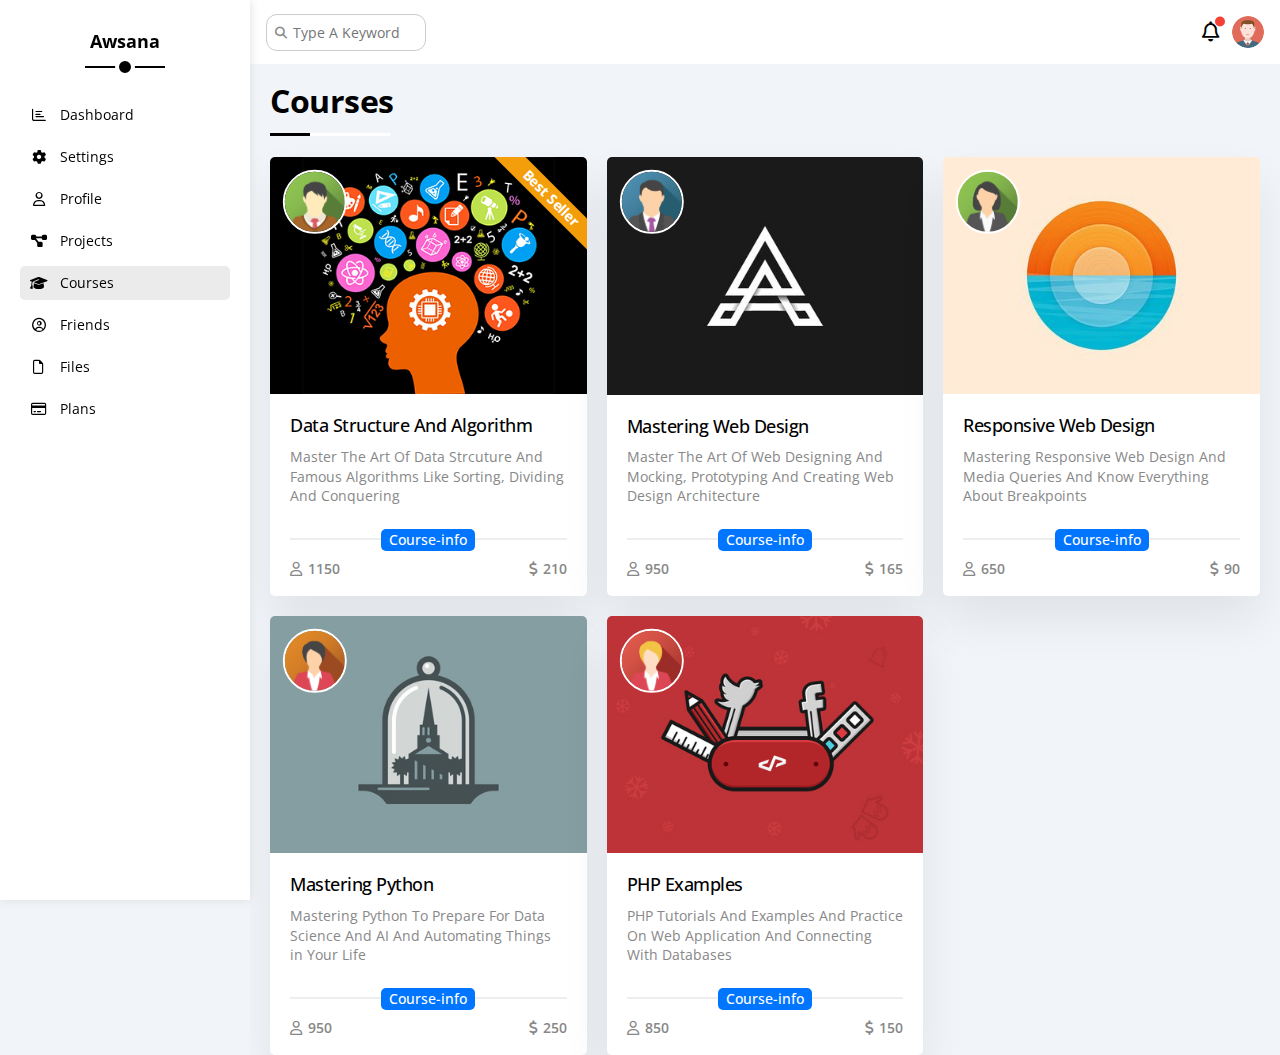
<file: course.html>
<!DOCTYPE html>
<html lang="en">
  <head>
    <meta charset="UTF-8" />
    <meta http-equiv="X-UA-Compatible" content="IE=edge" />
    <meta name="viewport" content="width=device-width, initial-scale=1.0" />
    <meta name="description" content="dashboard best course for Developers" />
    <link rel="preconnect" href="https://fonts.googleapis.com" />
    <link rel="preconnect" href="https://fonts.gstatic.com" crossorigin />
    <link
      href="https://fonts.googleapis.com/css2?family=Open+Sans:ital,wdth,wght@0,75..100,300..800;1,75..100,300..800&display=swap"
      rel="stylesheet"
    />
    <link rel="stylesheet" href="css/all.min.css" />
    <link rel="stylesheet" href="css/general.css" />
    <link rel="stylesheet" href="css/style.css" />
    <link rel="stylesheet" href="css/queries.css" />
    <title>Course</title>
  </head>
  <body>
    <div class="pages d-flex">
      <aside class="sidebar">
        <p class="dashboard-author">Awsana</p>
        <nav class="main-nav">
          <ul class="main-nav-list">
            <li>
              <a href="index.html" class="main-nav-link">
                <i class="fa-regular fa-chart-bar fa-fw"></i>
                <span>Dashboard</span>
              </a>
            </li>
            <li>
              <a href="setting.html" class="main-nav-link">
                <i class="fa-solid fa-gear fa-fw"></i>
                <span>Settings</span>
              </a>
            </li>
            <li>
              <a href="profile.html" class="main-nav-link">
                <i class="fa-regular fa-user fa-fw"></i>
                <span>Profile</span>
              </a>
            </li>
            <li>
              <a href="project.html" class="main-nav-link">
                <i class="fa-solid fa-diagram-project fa-fw"></i>
                <span>Projects</span>
              </a>
            </li>
            <li>
              <a href="course.html" class="main-nav-link active">
                <i class="fa-solid fa-graduation-cap fa-fw"></i>
                <span>Courses</span>
              </a>
            </li>
            <li>
              <a href="friend.html" class="main-nav-link">
                <i class="fa-regular fa-circle-user fa-fw"></i>
                <span>Friends</span>
              </a>
            </li>
            <li>
              <a href="file.html" class="main-nav-link">
                <i class="fa-regular fa-file fa-fw"></i>
                <span>Files</span>
              </a>
            </li>
            <li>
              <a href="plan.html" class="main-nav-link">
                <i class="fa-regular fa-credit-card fa-fw"></i>
                <span>Plans</span>
              </a>
            </li>
          </ul>
        </nav>
      </aside>
      <div class="content">
        <header class="header between-flex">
          <form action="#" class="form-search">
            <input type="search" name="search" placeholder="Type A Keyword" />
          </form>
          <div class="icons">
            <span class="notification">
              <i class="fa-regular fa-bell"></i>
            </span>
            <a href="profile.html" target="_blank">
              <img
                src="imgs/avatar.png"
                alt="Dashboard Profile image of Awsana"
              />
            </a>
          </div>
        </header>
        <main>
          <h1 class="heading-primary">Courses</h1>
          <div class="content-layout grid">
            <div class="courses best">
              <div class="courses-img">
                <img
                  src="imgs/course-02.jpg"
                  alt="Mastering Web Design"
                  class="course-img"
                />
                <img
                  src="imgs/team-03.png"
                  alt="Teacher image"
                  class="instructor"
                />
              </div>
              <div class="course-content">
                <h3 class="heading-tertiary mb-1">
                  Data Structure And Algorithm
                </h3>
                <p class="course-description c-grey">
                  Master The Art Of Data Strcuture And Famous Algorithms Like
                  Sorting, Dividing And Conquering
                </p>
                <p class="rounded-shape bg-blue">Course-info</p>
                <div class="courses-info">
                  <div class="icons-gaps">
                    <i class="fa-regular fa-user c-grey"></i>
                    <span class="c-grey">1150</span>
                  </div>
                  <div class="icons-gaps">
                    <i class="fa-solid fa-dollar-sign"></i>
                    <span class="c-grey">210</span>
                  </div>
                </div>
              </div>
            </div>
            <div class="courses">
              <div class="courses-img">
                <img
                  src="imgs/course-01.jpg"
                  alt="Mastering Web Design"
                  class="course-img"
                />
                <img
                  src="imgs/team-01.png"
                  alt="Teacher image"
                  class="instructor"
                />
              </div>
              <div class="course-content">
                <h3 class="heading-tertiary mb-1">Mastering Web Design</h3>
                <p class="course-description c-grey">
                  Master The Art Of Web Designing And Mocking, Prototyping And
                  Creating Web Design Architecture
                </p>
                <p class="rounded-shape bg-blue">Course-info</p>
                <div class="courses-info">
                  <div class="icons-gaps">
                    <i class="fa-regular fa-user c-grey"></i>
                    <span class="c-grey">950</span>
                  </div>
                  <div class="icons-gaps">
                    <i class="fa-solid fa-dollar-sign"></i>
                    <span class="c-grey">165</span>
                  </div>
                </div>
              </div>
            </div>
            <div class="courses">
              <div class="courses-img">
                <img
                  src="imgs/course-03.jpg"
                  alt="Mastering Web Design"
                  class="course-img"
                />
                <img
                  src="imgs/team-02.png"
                  alt="Teacher image"
                  class="instructor"
                />
              </div>
              <div class="course-content">
                <h3 class="heading-tertiary mb-1">Responsive Web Design</h3>
                <p class="course-description c-grey">
                  Mastering Responsive Web Design And Media Queries And Know
                  Everything About Breakpoints
                </p>
                <p class="rounded-shape bg-blue">Course-info</p>
                <div class="courses-info">
                  <div class="icons-gaps">
                    <i class="fa-regular fa-user c-grey"></i>
                    <span class="c-grey">650</span>
                  </div>
                  <div class="icons-gaps">
                    <i class="fa-solid fa-dollar-sign"></i>
                    <span class="c-grey">90</span>
                  </div>
                </div>
              </div>
            </div>
            <div class="courses">
              <div class="courses-img">
                <img
                  src="imgs/course-04.jpg"
                  alt="Mastering Web Design"
                  class="course-img"
                />
                <img
                  src="imgs/team-04.png"
                  alt="Teacher image"
                  class="instructor"
                />
              </div>
              <div class="course-content">
                <h3 class="heading-tertiary mb-1">Mastering Python</h3>
                <p class="course-description c-grey">
                  Mastering Python To Prepare For Data Science And AI And
                  Automating Things in Your Life
                </p>
                <p class="rounded-shape bg-blue">Course-info</p>
                <div class="courses-info">
                  <div class="icons-gaps">
                    <i class="fa-regular fa-user c-grey"></i>
                    <span class="c-grey">950</span>
                  </div>
                  <div class="icons-gaps">
                    <i class="fa-solid fa-dollar-sign"></i>
                    <span class="c-grey">250</span>
                  </div>
                </div>
              </div>
            </div>
            <div class="courses">
              <div class="courses-img">
                <img
                  src="imgs/course-05.jpg"
                  alt="Mastering Web Design"
                  class="course-img"
                />
                <img
                  src="imgs/team-05.png"
                  alt="Teacher image"
                  class="instructor"
                />
              </div>
              <div class="course-content">
                <h3 class="heading-tertiary mb-1">PHP Examples</h3>
                <p class="course-description c-grey">
                  PHP Tutorials And Examples And Practice On Web Application And
                  Connecting With Databases
                </p>
                <p class="rounded-shape bg-blue">Course-info</p>
                <div class="courses-info">
                  <div class="icons-gaps">
                    <i class="fa-regular fa-user c-grey"></i>
                    <span class="c-grey">850</span>
                  </div>
                  <div class="icons-gaps">
                    <i class="fa-solid fa-dollar-sign"></i>
                    <span class="c-grey">150</span>
                  </div>
                </div>
              </div>
            </div>
          </div>
        </main>
      </div>
    </div>
  </body>
</html>
</file>
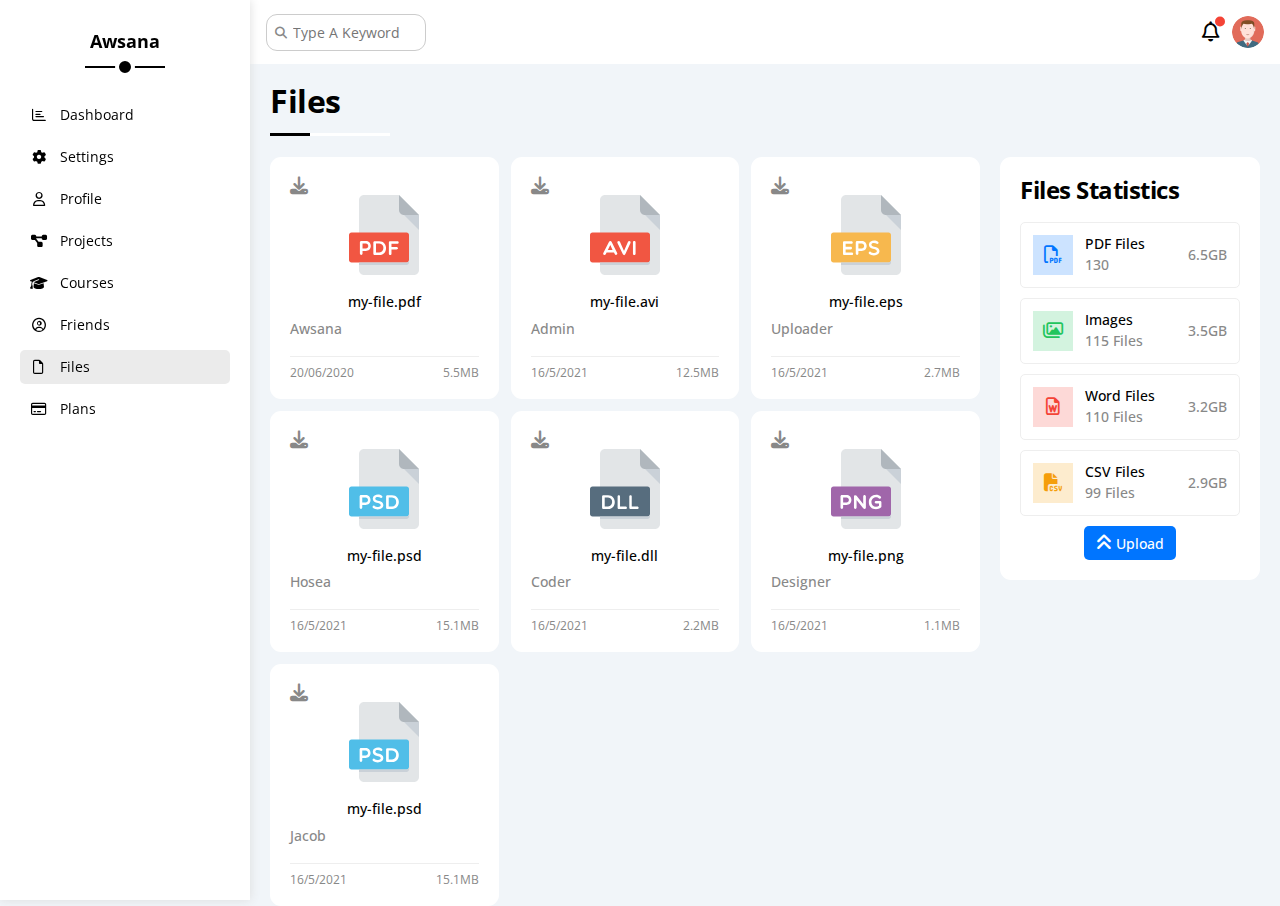
<file: file.html>
<!DOCTYPE html>
<html lang="en">
  <head>
    <meta charset="UTF-8" />
    <meta http-equiv="X-UA-Compatible" content="IE=edge" />
    <meta name="viewport" content="width=device-width, initial-scale=1.0" />
    <meta name="description" content="dashboard different Files downloaded" />
    <link rel="preconnect" href="https://fonts.googleapis.com" />
    <link rel="preconnect" href="https://fonts.gstatic.com" crossorigin />
    <link
      href="https://fonts.googleapis.com/css2?family=Open+Sans:ital,wdth,wght@0,75..100,300..800;1,75..100,300..800&display=swap"
      rel="stylesheet"
    />
    <link rel="stylesheet" href="css/all.min.css" />
    <link rel="stylesheet" href="css/general.css" />
    <link rel="stylesheet" href="css/style.css" />
    <link rel="stylesheet" href="css/queries.css" />
    <title>File</title>
  </head>
  <body>
    <div class="pages d-flex">
      <aside class="sidebar">
        <p class="dashboard-author">Awsana</p>
        <nav class="main-nav">
          <ul class="main-nav-list">
            <li>
              <a href="index.html" class="main-nav-link">
                <i class="fa-regular fa-chart-bar fa-fw"></i>
                <span>Dashboard</span>
              </a>
            </li>
            <li>
              <a href="setting.html" class="main-nav-link">
                <i class="fa-solid fa-gear fa-fw"></i>
                <span>Settings</span>
              </a>
            </li>
            <li>
              <a href="profile.html" class="main-nav-link">
                <i class="fa-regular fa-user fa-fw"></i>
                <span>Profile</span>
              </a>
            </li>
            <li>
              <a href="project.html" class="main-nav-link">
                <i class="fa-solid fa-diagram-project fa-fw"></i>
                <span>Projects</span>
              </a>
            </li>
            <li>
              <a href="course.html" class="main-nav-link">
                <i class="fa-solid fa-graduation-cap fa-fw"></i>
                <span>Courses</span>
              </a>
            </li>
            <li>
              <a href="friend.html" class="main-nav-link">
                <i class="fa-regular fa-circle-user fa-fw"></i>
                <span>Friends</span>
              </a>
            </li>
            <li>
              <a href="file.html" class="main-nav-link active">
                <i class="fa-regular fa-file fa-fw"></i>
                <span>Files</span>
              </a>
            </li>
            <li>
              <a href="plan.html" class="main-nav-link">
                <i class="fa-regular fa-credit-card fa-fw"></i>
                <span>Plans</span>
              </a>
            </li>
          </ul>
        </nav>
      </aside>
      <div class="content">
        <header class="header between-flex">
          <form action="#" class="form-search">
            <input type="search" name="search" placeholder="Type A Keyword" />
          </form>
          <div class="icons">
            <span class="notification">
              <i class="fa-regular fa-bell"></i>
            </span>
            <a href="profile.html" target="_blank">
              <img
                src="imgs/avatar.png"
                alt="Dashboard Profile image of Awsana"
              />
            </a>
          </div>
        </header>
        <main>
          <h1 class="heading-primary">Files</h1>
          <div class="files">
            <div class="grid files-content">
              <div class="file wrapper-item">
                <i class="fa-solid fa-download"></i>
                <div class="file-extension">
                  <img src="imgs/pdf.svg" alt="my-file.pdf" />
                  <p class="sub-heading mb-1">my-file.pdf</p>
                </div>
                <p class="sub-heading c-grey">Awsana</p>
                <div class="file-info">
                  <span class="c-grey">20/06/2020</span>
                  <span class="c-grey">5.5MB</span>
                </div>
              </div>
              <div class="file wrapper-item">
                <i class="fa-solid fa-download"></i>
                <div class="file-extension">
                  <img src="imgs/avi.svg" alt="my-file.avi" />
                  <p class="sub-heading mb-1">my-file.avi</p>
                </div>
                <p class="sub-heading c-grey">Admin</p>
                <div class="file-info">
                  <span class="c-grey">16/5/2021</span>
                  <span class="c-grey">12.5MB</span>
                </div>
              </div>
              <div class="file wrapper-item">
                <i class="fa-solid fa-download"></i>
                <div class="file-extension">
                  <img src="imgs/eps.svg" alt="my-file.eps" />
                  <p class="sub-heading mb-1">my-file.eps</p>
                </div>
                <p class="sub-heading c-grey">Uploader</p>
                <div class="file-info">
                  <span class="c-grey">16/5/2021</span>
                  <span class="c-grey">2.7MB</span>
                </div>
              </div>
              <div class="file wrapper-item">
                <i class="fa-solid fa-download"></i>
                <div class="file-extension">
                  <img src="imgs/psd.svg" alt="my-file.psd" />
                  <p class="sub-heading mb-1">my-file.psd</p>
                </div>
                <p class="sub-heading c-grey">Hosea</p>
                <div class="file-info">
                  <span class="c-grey">16/5/2021</span>
                  <span class="c-grey">15.1MB</span>
                </div>
              </div>
              <div class="file wrapper-item">
                <i class="fa-solid fa-download"></i>
                <div class="file-extension">
                  <img src="imgs/dll.svg" alt="my-file.dll" />
                  <p class="sub-heading mb-1">my-file.dll</p>
                </div>
                <p class="sub-heading c-grey">Coder</p>
                <div class="file-info">
                  <span class="c-grey">16/5/2021</span>
                  <span class="c-grey">2.2MB</span>
                </div>
              </div>
              <div class="file wrapper-item">
                <i class="fa-solid fa-download"></i>
                <div class="file-extension">
                  <img src="imgs/png.svg" alt="my-file.png" />
                  <p class="sub-heading mb-1">my-file.png</p>
                </div>
                <p class="sub-heading c-grey">Designer</p>
                <div class="file-info">
                  <span class="c-grey">16/5/2021</span>
                  <span class="c-grey">1.1MB</span>
                </div>
              </div>
              <div class="file wrapper-item">
                <i class="fa-solid fa-download"></i>
                <div class="file-extension">
                  <img src="imgs/psd.svg" alt="my-file.pdf" />
                  <p class="sub-heading mb-1">my-file.psd</p>
                </div>
                <p class="sub-heading c-grey">Jacob</p>
                <div class="file-info">
                  <span class="c-grey">16/5/2021</span>
                  <span class="c-grey">15.1MB</span>
                </div>
              </div>
            </div>
            <div class="files-stats wrapper-item">
              <h2 class="heading-secondary mb-2">Files Statistics</h2>
              <div class="file-box">
                <div class="stats">
                  <div class="icon icon-blue">
                    <i class="fa-regular fa-file-pdf fa-lg"></i>
                  </div>
                  <div class="info">
                    <p class="sub-heading">PDF Files</p>
                    <p class="sub-heading c-grey">130</p>
                  </div>
                  <p class="sub-heading c-grey">6.5GB</p>
                </div>
                <div class="stats">
                  <div class="icon icon-green">
                    <i class="fa-regular fa-images fa-lg"></i>
                  </div>
                  <div class="info">
                    <p class="sub-heading">Images</p>
                    <p class="sub-heading c-grey">115 Files</p>
                  </div>
                  <p class="sub-heading c-grey">3.5GB</p>
                </div>
                <div class="stats">
                  <div class="icon icon-red">
                    <i class="fa-regular fa-file-word fa-lg"></i>
                  </div>
                  <div class="info">
                    <p class="sub-heading">Word Files</p>
                    <p class="sub-heading c-grey">110 Files</p>
                  </div>
                  <p class="sub-heading c-grey">3.2GB</p>
                </div>
                <div class="stats">
                  <div class="icon icon-orange">
                    <i class="fa-solid fa-file-csv fa-lg"></i>
                  </div>
                  <div class="info">
                    <p class="sub-heading">CSV Files</p>
                    <p class="sub-heading c-grey">99 Files</p>
                  </div>
                  <p class="sub-heading c-grey">2.9GB</p>
                </div>
                <div class="uploaded-file">
                  <a href="#" class="rounded-shape bg-blue"
                    ><span> <i class="fa-solid fa-angles-up"></i> </span
                    >Upload</a
                  >
                </div>
              </div>
            </div>
          </div>
        </main>
      </div>
    </div>
  </body>
</html>
</file>
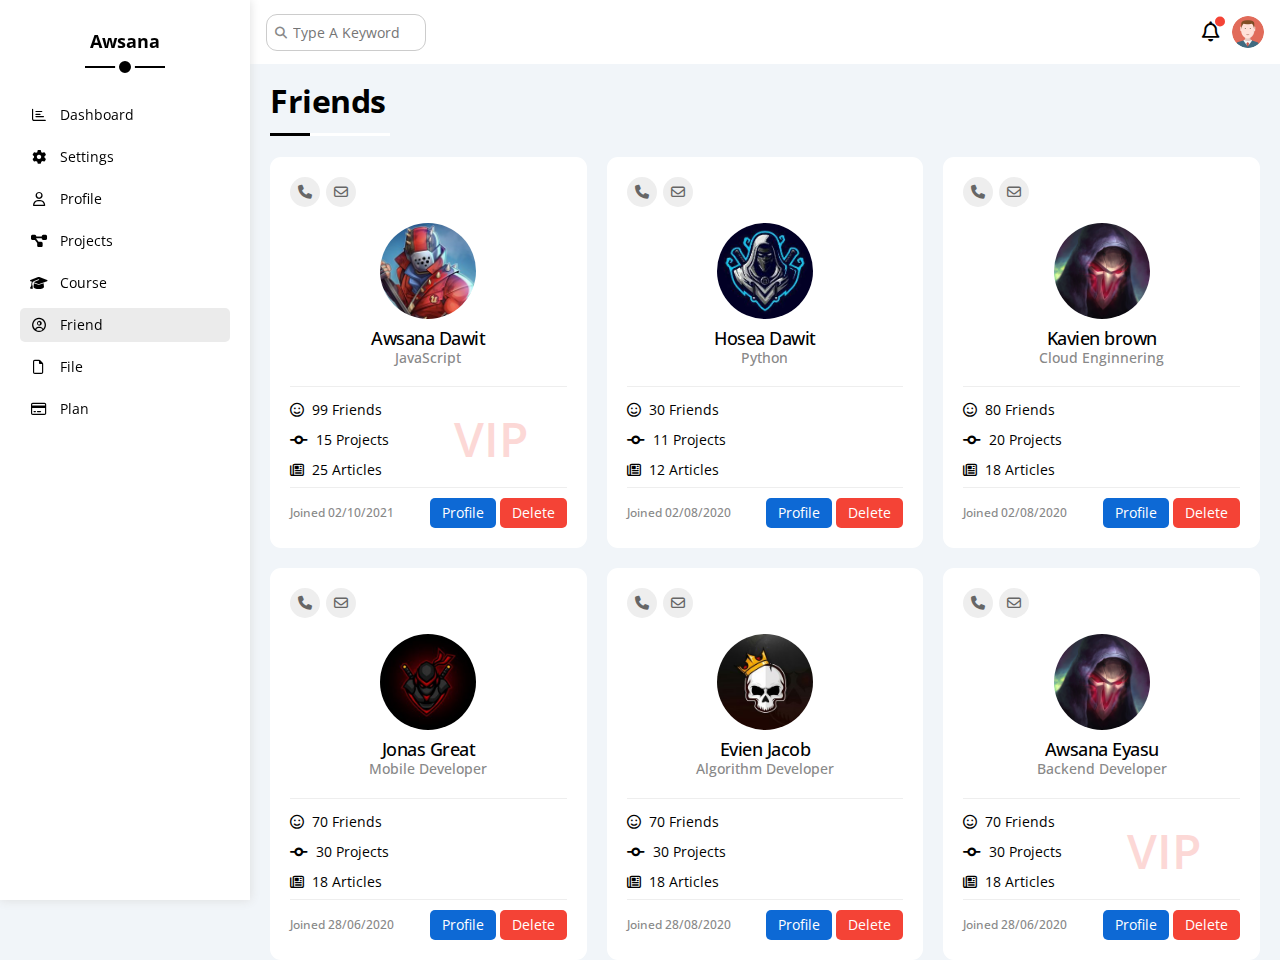
<file: friend.html>
<!DOCTYPE html>
<html lang="en">
  <head>
    <meta charset="UTF-8" />
    <meta http-equiv="X-UA-Compatible" content="IE=edge" />
    <meta name="viewport" content="width=device-width, initial-scale=1.0" />
    <meta name="description" content="dashboard friends page profile" />
    <link rel="preconnect" href="https://fonts.googleapis.com" />
    <link rel="preconnect" href="https://fonts.gstatic.com" crossorigin />
    <link
      href="https://fonts.googleapis.com/css2?family=Open+Sans:ital,wdth,wght@0,75..100,300..800;1,75..100,300..800&display=swap"
      rel="stylesheet"
    />
    <link rel="stylesheet" href="css/all.min.css" />
    <link rel="stylesheet" href="css/general.css" />
    <link rel="stylesheet" href="css/style.css" />
    <link rel="stylesheet" href="css/queries.css" />
    <title>Friend</title>
  </head>
  <body>
    <div class="pages d-flex">
      <aside class="sidebar">
        <p class="dashboard-author">Awsana</p>
        <nav class="main-nav">
          <ul class="main-nav-list">
            <li>
              <a href="index.html" class="main-nav-link">
                <i class="fa-regular fa-chart-bar fa-fw"></i>
                <span>Dashboard</span>
              </a>
            </li>
            <li>
              <a href="setting.html" class="main-nav-link">
                <i class="fa-solid fa-gear fa-fw"></i>
                <span>Settings</span>
              </a>
            </li>
            <li>
              <a href="profile.html" class="main-nav-link">
                <i class="fa-regular fa-user fa-fw"></i>
                <span>Profile</span>
              </a>
            </li>
            <li>
              <a href="project.html" class="main-nav-link">
                <i class="fa-solid fa-diagram-project fa-fw"></i>
                <span>Projects</span>
              </a>
            </li>
            <li>
              <a href="course.html" class="main-nav-link">
                <i class="fa-solid fa-graduation-cap fa-fw"></i>
                <span>Course</span>
              </a>
            </li>
            <li>
              <a href="friend.html" class="main-nav-link active">
                <i class="fa-regular fa-circle-user fa-fw"></i>
                <span>Friend</span>
              </a>
            </li>
            <li>
              <a href="file.html" class="main-nav-link">
                <i class="fa-regular fa-file fa-fw"></i>
                <span>File</span>
              </a>
            </li>
            <li>
              <a href="plan.html" class="main-nav-link">
                <i class="fa-regular fa-credit-card fa-fw"></i>
                <span>Plan</span>
              </a>
            </li>
          </ul>
        </nav>
      </aside>
      <div class="content">
        <header class="header between-flex">
          <form action="#" class="form-search">
            <input type="search" name="search" placeholder="Type A Keyword" />
          </form>
          <div class="icons">
            <span class="notification">
              <i class="fa-regular fa-bell"></i>
            </span>
            <a href="profile.html" target="_blank">
              <img
                src="imgs/avatar.png"
                alt="Dashboard Profile image of Awsana"
              />
            </a>
          </div>
        </header>
        <main>
          <h1 class="heading-primary">Friends</h1>
          <div class="grid content-layout">
            <div class="friends-page wrapper-item">
              <div class="icons-gaps">
                <i class="fa-solid fa-phone"></i>
                <i class="fa-regular fa-envelope"></i>
              </div>
              <div class="friends-profile">
                <img
                  src="imgs/friend-01.jpg"
                  alt="Awsana dawit profile image"
                />
                <p class="heading-tertiary">Awsana Dawit</p>
                <p class="sub-heading c-grey">JavaScript</p>
              </div>
              <div class="friends-icon">
                <div class="icon">
                  <i class="fa-regular fa-face-smile"></i>
                  <span>99 Friends</span>
                </div>
                <div class="icon">
                  <i class="fa-solid fa-code-commit"></i>
                  <span>15 Projects</span>
                </div>
                <div class="icon">
                  <i class="fa-regular fa-newspaper"></i>
                  <span>25 Articles</span>
                </div>
                <span class="vip">VIP</span>
              </div>
              <div class="friends-info">
                <span class="sub-heading c-grey">Joined 02/10/2021</span>
                <div class="friends-button">
                  <a href="#" class="btn btn-primary">Profile</a>
                  <a href="#" class="btn btn-danger">Delete</a>
                </div>
              </div>
            </div>
            <div class="friends-page wrapper-item">
              <div class="icons-gaps">
                <i class="fa-solid fa-phone"></i>
                <i class="fa-regular fa-envelope"></i>
              </div>
              <div class="friends-profile">
                <img src="imgs/friend-02.jpg" alt="Hosea Dawit profile image" />
                <p class="heading-tertiary">Hosea Dawit</p>
                <p class="sub-heading c-grey">Python</p>
              </div>
              <div class="friends-icon">
                <div class="icon">
                  <i class="fa-regular fa-face-smile"></i>
                  <span>30 Friends</span>
                </div>
                <div class="icon">
                  <i class="fa-solid fa-code-commit"></i>
                  <span>11 Projects</span>
                </div>
                <div class="icon">
                  <i class="fa-regular fa-newspaper"></i>
                  <span>12 Articles</span>
                </div>
              </div>
              <div class="friends-info">
                <span class="sub-heading c-grey">Joined 02/08/2020</span>
                <div class="friends-button">
                  <a href="#" class="btn btn-primary">Profile</a>
                  <a href="#" class="btn btn-danger">Delete</a>
                </div>
              </div>
            </div>
            <div class="friends-page wrapper-item">
              <div class="icons-gaps">
                <i class="fa-solid fa-phone"></i>
                <i class="fa-regular fa-envelope"></i>
              </div>
              <div class="friends-profile">
                <img
                  src="imgs/friend-03.jpg"
                  alt="Kavien brown profile image"
                />
                <p class="heading-tertiary">Kavien brown</p>
                <p class="sub-heading c-grey">Cloud Enginnering</p>
              </div>
              <div class="friends-icon">
                <div class="icon">
                  <i class="fa-regular fa-face-smile"></i>
                  <span>80 Friends</span>
                </div>
                <div class="icon">
                  <i class="fa-solid fa-code-commit"></i>
                  <span>20 Projects</span>
                </div>
                <div class="icon">
                  <i class="fa-regular fa-newspaper"></i>
                  <span>18 Articles</span>
                </div>
              </div>
              <div class="friends-info">
                <span class="sub-heading c-grey">Joined 02/08/2020</span>
                <div class="friends-button">
                  <a href="#" class="btn btn-primary">Profile</a>
                  <a href="#" class="btn btn-danger">Delete</a>
                </div>
              </div>
            </div>
            <div class="friends-page wrapper-item">
              <div class="icons-gaps">
                <i class="fa-solid fa-phone"></i>
                <i class="fa-regular fa-envelope"></i>
              </div>
              <div class="friends-profile">
                <img src="imgs/friend-04.jpg" alt="Jonas Great profile image" />
                <p class="heading-tertiary">Jonas Great</p>
                <p class="sub-heading c-grey">Mobile Developer</p>
              </div>
              <div class="friends-icon">
                <div class="icon">
                  <i class="fa-regular fa-face-smile"></i>
                  <span>70 Friends</span>
                </div>
                <div class="icon">
                  <i class="fa-solid fa-code-commit"></i>
                  <span>30 Projects</span>
                </div>
                <div class="icon">
                  <i class="fa-regular fa-newspaper"></i>
                  <span>18 Articles</span>
                </div>
              </div>
              <div class="friends-info">
                <span class="sub-heading c-grey">Joined 28/06/2020</span>
                <div class="friends-button">
                  <a href="#" class="btn btn-primary">Profile</a>
                  <a href="#" class="btn btn-danger">Delete</a>
                </div>
              </div>
            </div>
            <div class="friends-page wrapper-item">
              <div class="icons-gaps">
                <i class="fa-solid fa-phone"></i>
                <i class="fa-regular fa-envelope"></i>
              </div>
              <div class="friends-profile">
                <img src="imgs/friend-05.jpg" alt="Evien Jacob profile image" />
                <p class="heading-tertiary">Evien Jacob</p>
                <p class="sub-heading c-grey">Algorithm Developer</p>
              </div>
              <div class="friends-icon">
                <div class="icon">
                  <i class="fa-regular fa-face-smile"></i>
                  <span>70 Friends</span>
                </div>
                <div class="icon">
                  <i class="fa-solid fa-code-commit"></i>
                  <span>30 Projects</span>
                </div>
                <div class="icon">
                  <i class="fa-regular fa-newspaper"></i>
                  <span>18 Articles</span>
                </div>
              </div>
              <div class="friends-info">
                <span class="sub-heading c-grey">Joined 28/08/2020</span>
                <div class="friends-button">
                  <a href="#" class="btn btn-primary">Profile</a>
                  <a href="#" class="btn btn-danger">Delete</a>
                </div>
              </div>
            </div>
            <div class="friends-page wrapper-item">
              <div class="icons-gaps">
                <i class="fa-solid fa-phone"></i>
                <i class="fa-regular fa-envelope"></i>
              </div>
              <div class="friends-profile">
                <img
                  src="imgs/friend-03.jpg"
                  alt="Awsana Eyasu profile image"
                />
                <p class="heading-tertiary">Awsana Eyasu</p>
                <p class="sub-heading c-grey">Backend Developer</p>
              </div>
              <div class="friends-icon">
                <div class="icon">
                  <i class="fa-regular fa-face-smile"></i>
                  <span>70 Friends</span>
                </div>
                <div class="icon">
                  <i class="fa-solid fa-code-commit"></i>
                  <span>30 Projects</span>
                </div>
                <div class="icon">
                  <i class="fa-regular fa-newspaper"></i>
                  <span>18 Articles</span>
                </div>
                <span class="vip">VIP</span>
              </div>
              <div class="friends-info">
                <span class="sub-heading c-grey">Joined 28/06/2020</span>
                <div class="friends-button">
                  <a href="#" class="btn btn-primary">Profile</a>
                  <a href="#" class="btn btn-danger">Delete</a>
                </div>
              </div>
            </div>
          </div>
        </main>
      </div>
    </div>
  </body>
</html>
</file>
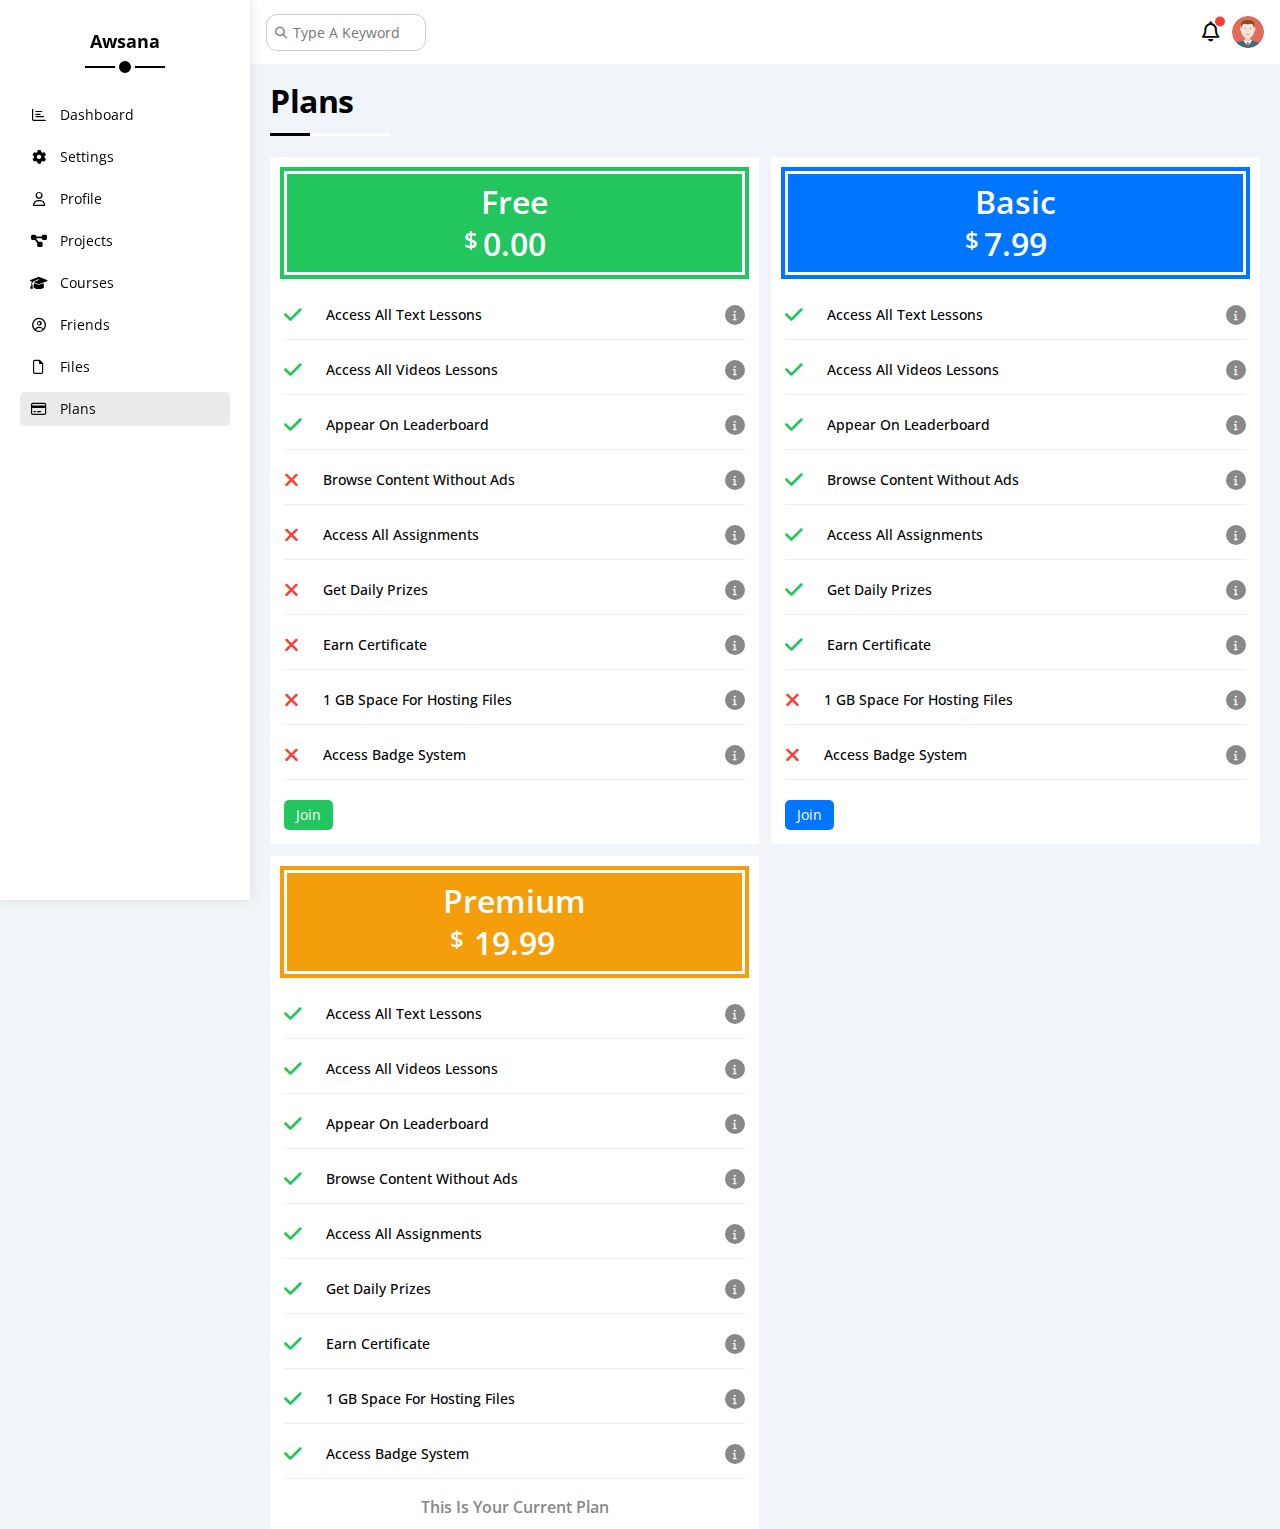
<file: plan.html>
<!DOCTYPE html>
<html lang="en">
  <head>
    <meta charset="UTF-8" />
    <meta http-equiv="X-UA-Compatible" content="IE=edge" />
    <meta name="viewport" content="width=device-width, initial-scale=1.0" />
    <meta
      name="description"
      content="dashboard plans available for the best courses"
    />
    <link rel="preconnect" href="https://fonts.googleapis.com" />
    <link rel="preconnect" href="https://fonts.gstatic.com" crossorigin />
    <link
      href="https://fonts.googleapis.com/css2?family=Open+Sans:ital,wdth,wght@0,75..100,300..800;1,75..100,300..800&display=swap"
      rel="stylesheet"
    />
    <link rel="stylesheet" href="css/all.min.css" />
    <link rel="stylesheet" href="css/general.css" />
    <link rel="stylesheet" href="css/style.css" />
    <link rel="stylesheet" href="css/queries.css" />
    <title>Plan</title>
  </head>
  <body>
    <div class="pages d-flex">
      <aside class="sidebar">
        <p class="dashboard-author">Awsana</p>
        <nav class="main-nav">
          <ul class="main-nav-list">
            <li>
              <a href="index.html" class="main-nav-link">
                <i class="fa-regular fa-chart-bar fa-fw"></i>
                <span>Dashboard</span>
              </a>
            </li>
            <li>
              <a href="setting.html" class="main-nav-link">
                <i class="fa-solid fa-gear fa-fw"></i>
                <span>Settings</span>
              </a>
            </li>
            <li>
              <a href="profile.html" class="main-nav-link">
                <i class="fa-regular fa-user fa-fw"></i>
                <span>Profile</span>
              </a>
            </li>
            <li>
              <a href="project.html" class="main-nav-link">
                <i class="fa-solid fa-diagram-project fa-fw"></i>
                <span>Projects</span>
              </a>
            </li>
            <li>
              <a href="course.html" class="main-nav-link">
                <i class="fa-solid fa-graduation-cap fa-fw"></i>
                <span>Courses</span>
              </a>
            </li>
            <li>
              <a href="friend.html" class="main-nav-link">
                <i class="fa-regular fa-circle-user fa-fw"></i>
                <span>Friends</span>
              </a>
            </li>
            <li>
              <a href="file.html" class="main-nav-link">
                <i class="fa-regular fa-file fa-fw"></i>
                <span>Files</span>
              </a>
            </li>
            <li>
              <a href="plan.html" class="main-nav-link active">
                <i class="fa-regular fa-credit-card fa-fw"></i>
                <span>Plans</span>
              </a>
            </li>
          </ul>
        </nav>
      </aside>
      <div class="content">
        <header class="header between-flex">
          <form action="#" class="form-search">
            <input type="search" name="search" placeholder="Type A Keyword" />
          </form>
          <div class="icons">
            <span class="notification">
              <i class="fa-regular fa-bell"></i>
            </span>
            <a href="profile.html" target="_blank">
              <img
                src="imgs/avatar.png"
                alt="Dashboard Profile image of Awsana"
              />
            </a>
          </div>
        </header>
        <main>
          <h1 class="heading-primary">Plans</h1>
          <div class="grid wrapper">
            <div class="plans">
              <div class="plan-top bg-green outline-green mb-3">
                <p class="plan mb-1">Free</p>
                <p class="plan-price"><span>$</span>0.00</p>
              </div>
              <ul class="price-list column-flex mb-2">
                <li>
                  <i class="fa-solid fa-check check"></i>
                  <p class="info sub-heading">Access All Text Lessons</p>
                  <i class="fa-solid fa-info information"></i>
                </li>
                <li>
                  <i class="fa-solid fa-check check"></i>
                  <p class="info sub-heading">Access All Videos Lessons</p>
                  <i class="fa-solid fa-info information"></i>
                </li>
                <li>
                  <i class="fa-solid fa-check check"></i>
                  <p class="info sub-heading">Appear On Leaderboard</p>
                  <i class="fa-solid fa-info information"></i>
                </li>

                <li>
                  <i class="fa-solid fa-xmark xmark"></i>
                  <p class="info sub-heading">Browse Content Without Ads</p>
                  <i class="fa-solid fa-info information"></i>
                </li>
                <li>
                  <i class="fa-solid fa-xmark xmark"></i>
                  <p class="info sub-heading">Access All Assignments</p>
                  <i class="fa-solid fa-info information"></i>
                </li>
                <li>
                  <i class="fa-solid fa-xmark xmark"></i>
                  <p class="info sub-heading">Get Daily Prizes</p>
                  <i class="fa-solid fa-info information"></i>
                </li>
                <li>
                  <i class="fa-solid fa-xmark xmark"></i>
                  <p class="info sub-heading">Earn Certificate</p>
                  <i class="fa-solid fa-info information"></i>
                </li>
                <li>
                  <i class="fa-solid fa-xmark xmark"></i>
                  <p class="info sub-heading">1 GB Space For Hosting Files</p>
                  <i class="fa-solid fa-info information"></i>
                </li>
                <li>
                  <i class="fa-solid fa-xmark xmark"></i>
                  <p class="info sub-heading">Access Badge System</p>
                  <i class="fa-solid fa-info information"></i>
                </li>
              </ul>
              <a href="#" class="btn bg-green c-white">Join</a>
            </div>
            <div class="plans">
              <div class="plan-top bg-blue outline-blue mb-3">
                <p class="plan mb-1">Basic</p>
                <p class="plan-price"><span>$</span>7.99</p>
              </div>
              <ul class="price-list column-flex mb-2">
                <li>
                  <i class="fa-solid fa-check check"></i>
                  <p class="info sub-heading">Access All Text Lessons</p>
                  <i class="fa-solid fa-info information"></i>
                </li>
                <li>
                  <i class="fa-solid fa-check check"></i>
                  <p class="info sub-heading">Access All Videos Lessons</p>
                  <i class="fa-solid fa-info information"></i>
                </li>
                <li>
                  <i class="fa-solid fa-check check"></i>
                  <p class="info sub-heading">Appear On Leaderboard</p>
                  <i class="fa-solid fa-info information"></i>
                </li>

                <li>
                  <i class="fa-solid fa-check check"></i>
                  <p class="info sub-heading">Browse Content Without Ads</p>
                  <i class="fa-solid fa-info information"></i>
                </li>
                <li>
                  <i class="fa-solid fa-check check"></i>
                  <p class="info sub-heading">Access All Assignments</p>
                  <i class="fa-solid fa-info information"></i>
                </li>
                <li>
                  <i class="fa-solid fa-check check"></i>
                  <p class="info sub-heading">Get Daily Prizes</p>
                  <i class="fa-solid fa-info information"></i>
                </li>
                <li>
                  <i class="fa-solid fa-check check"></i>
                  <p class="info sub-heading">Earn Certificate</p>
                  <i class="fa-solid fa-info information"></i>
                </li>
                <li>
                  <i class="fa-solid fa-xmark xmark"></i>
                  <p class="info sub-heading">1 GB Space For Hosting Files</p>
                  <i class="fa-solid fa-info information"></i>
                </li>
                <li>
                  <i class="fa-solid fa-xmark xmark"></i>
                  <p class="info sub-heading">Access Badge System</p>
                  <i class="fa-solid fa-info information"></i>
                </li>
              </ul>
              <a href="#" class="btn bg-blue c-white">Join</a>
            </div>
            <div class="plans">
              <div class="plan-top bg-orange outline-orange mb-3">
                <p class="plan mb-1">Premium</p>
                <p class="plan-price"><span>$</span>19.99</p>
              </div>
              <ul class="price-list column-flex mb-2">
                <li>
                  <i class="fa-solid fa-check check"></i>
                  <p class="info sub-heading">Access All Text Lessons</p>
                  <i class="fa-solid fa-info information"></i>
                </li>
                <li>
                  <i class="fa-solid fa-check check"></i>
                  <p class="info sub-heading">Access All Videos Lessons</p>
                  <i class="fa-solid fa-info information"></i>
                </li>
                <li>
                  <i class="fa-solid fa-check check"></i>
                  <p class="info sub-heading">Appear On Leaderboard</p>
                  <i class="fa-solid fa-info information"></i>
                </li>

                <li>
                  <i class="fa-solid fa-check check"></i>
                  <p class="info sub-heading">Browse Content Without Ads</p>
                  <i class="fa-solid fa-info information"></i>
                </li>
                <li>
                  <i class="fa-solid fa-check check"></i>
                  <p class="info sub-heading">Access All Assignments</p>
                  <i class="fa-solid fa-info information"></i>
                </li>
                <li>
                  <i class="fa-solid fa-check check"></i>
                  <p class="info sub-heading">Get Daily Prizes</p>
                  <i class="fa-solid fa-info information"></i>
                </li>
                <li>
                  <i class="fa-solid fa-check check"></i>
                  <p class="info sub-heading">Earn Certificate</p>
                  <i class="fa-solid fa-info information"></i>
                </li>
                <li>
                  <i class="fa-solid fa-check check"></i>
                  <p class="info sub-heading">1 GB Space For Hosting Files</p>
                  <i class="fa-solid fa-info information"></i>
                </li>
                <li>
                  <i class="fa-solid fa-check check"></i>
                  <p class="info sub-heading">Access Badge System</p>
                  <i class="fa-solid fa-info information"></i>
                </li>
              </ul>
              <p class="current-plan">This Is Your Current Plan</p>
            </div>
          </div>
        </main>
      </div>
    </div>
  </body>
</html>
</file>
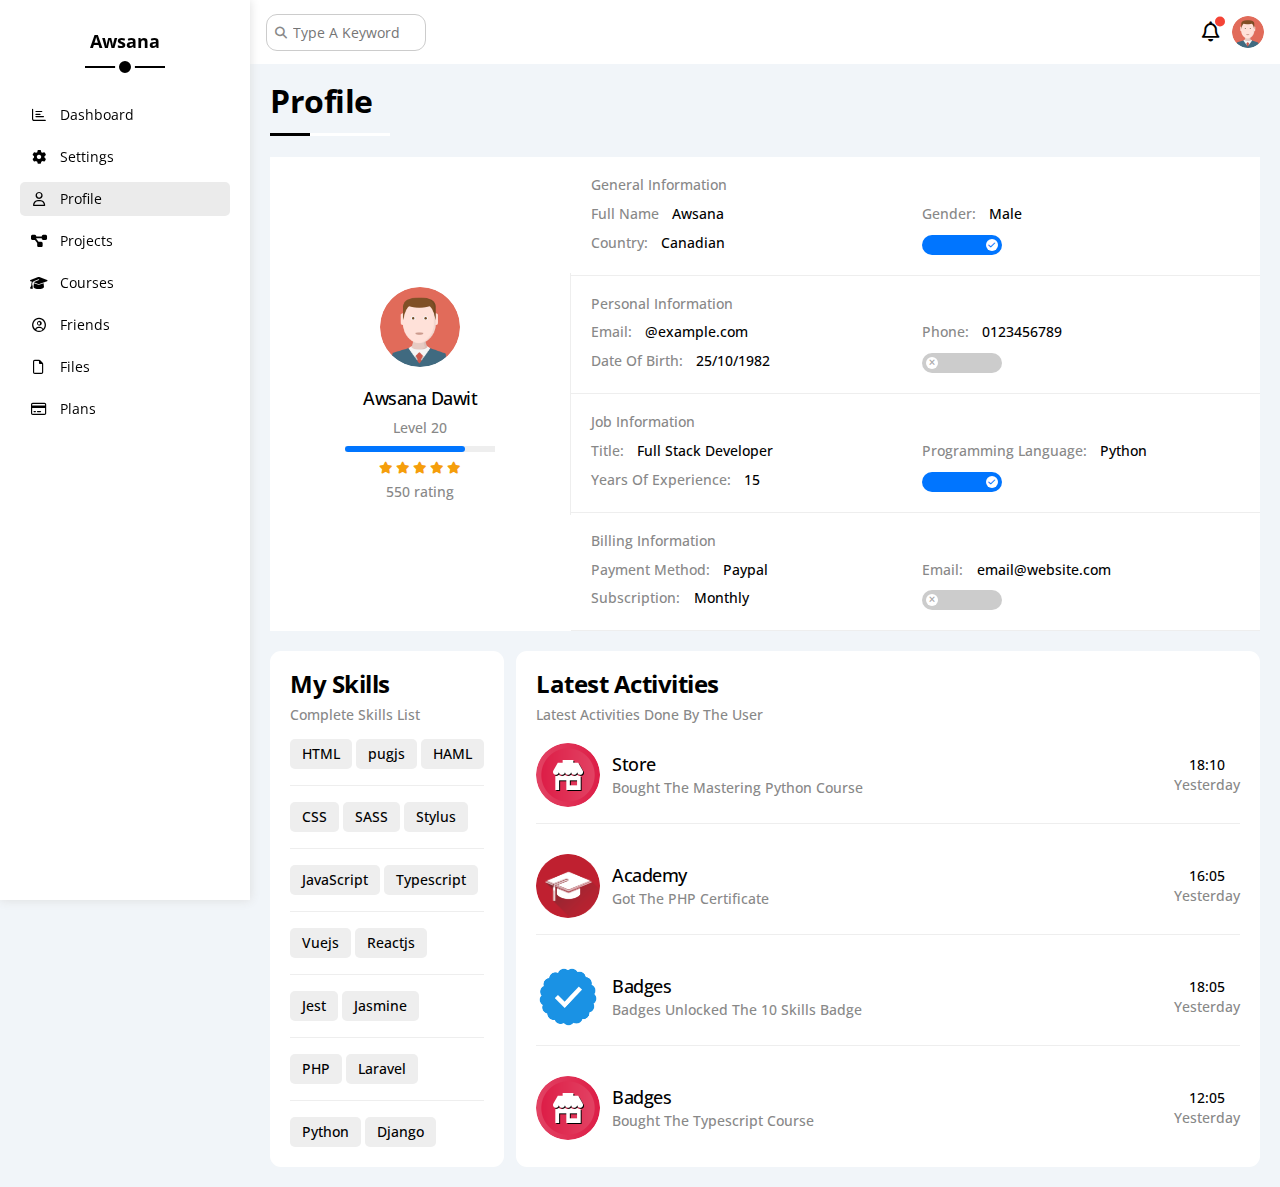
<file: profile.html>
<!DOCTYPE html>
<html lang="en">
  <head>
    <meta charset="UTF-8" />
    <meta http-equiv="X-UA-Compatible" content="IE=edge" />
    <meta name="viewport" content="width=device-width, initial-scale=1.0" />
    <meta
      name="description"
      content="dashboard main Profile page of Awsana Dawit "
    />
    <link rel="preconnect" href="https://fonts.googleapis.com" />
    <link rel="preconnect" href="https://fonts.gstatic.com" crossorigin />
    <link
      href="https://fonts.googleapis.com/css2?family=Open+Sans:ital,wdth,wght@0,75..100,300..800;1,75..100,300..800&display=swap"
      rel="stylesheet"
    />
    <link rel="stylesheet" href="css/all.min.css" />
    <link rel="stylesheet" href="css/general.css" />
    <link rel="stylesheet" href="css/style.css" />
    <link rel="stylesheet" href="css/queries.css" />
    <title>Profile</title>
  </head>
  <body>
    <div class="pages d-flex">
      <aside class="sidebar">
        <p class="dashboard-author">Awsana</p>
        <nav class="main-nav">
          <ul class="main-nav-list">
            <li>
              <a href="index.html" class="main-nav-link">
                <i class="fa-regular fa-chart-bar fa-fw"></i>
                <span>Dashboard</span>
              </a>
            </li>
            <li>
              <a href="setting.html" class="main-nav-link">
                <i class="fa-solid fa-gear fa-fw"></i>
                <span>Settings</span>
              </a>
            </li>
            <li>
              <a href="profile.html" class="main-nav-link active">
                <i class="fa-regular fa-user fa-fw"></i>
                <span>Profile</span>
              </a>
            </li>
            <li>
              <a href="project.html" class="main-nav-link">
                <i class="fa-solid fa-diagram-project fa-fw"></i>
                <span>Projects</span>
              </a>
            </li>
            <li>
              <a href="course.html" class="main-nav-link">
                <i class="fa-solid fa-graduation-cap fa-fw"></i>
                <span>Courses</span>
              </a>
            </li>
            <li>
              <a href="friend.html" class="main-nav-link">
                <i class="fa-regular fa-circle-user fa-fw"></i>
                <span>Friends</span>
              </a>
            </li>
            <li>
              <a href="file.html" class="main-nav-link">
                <i class="fa-regular fa-file fa-fw"></i>
                <span>Files</span>
              </a>
            </li>
            <li>
              <a href="plan.html" class="main-nav-link">
                <i class="fa-regular fa-credit-card fa-fw"></i>
                <span>Plans</span>
              </a>
            </li>
          </ul>
        </nav>
      </aside>
      <div class="content">
        <header class="header between-flex">
          <form action="#" class="form-search">
            <input type="search" name="search" placeholder="Type A Keyword" />
          </form>
          <div class="icons">
            <span class="notification">
              <i class="fa-regular fa-bell"></i>
            </span>
            <a href="profile.html" target="_blank">
              <img
                src="imgs/avatar.png"
                alt="Dashboard Profile image of Awsana"
              />
            </a>
          </div>
        </header>
        <main>
          <h1 class="heading-primary">Profile</h1>
          <div class="profile-page">
            <div class="overview">
              <div class="avatar-box">
                <img
                  src="imgs/avatar.png"
                  alt="Awsana Profile image"
                  class="profile-img mb-2"
                />
                <p class="heading-tertiary mb-1">Awsana Dawit</p>
                <p class="sub-heading c-grey mb-1">Level 20</p>
                <div class="level">
                  <span class="bar" style="width: 80%"></span>
                </div>
                <div class="rating">
                  <i class="fa-solid fa-star c-orange"></i>
                  <i class="fa-solid fa-star c-orange"></i>
                  <i class="fa-solid fa-star c-orange"></i>
                  <i class="fa-solid fa-star c-orange"></i>
                  <i class="fa-solid fa-star c-orange"></i>
                </div>
                <p class="sub-heading c-grey">550 rating</p>
              </div>
            </div>
            <div class="profile-info">
              <div class="profile-information grid grid--2-cols">
                <h3 class="sub-heading c-grey">General Information</h3>
                <div>
                  <span class="sub-heading c-grey mr-1">Full Name</span>
                  <span class="sub-heading"> Awsana</span>
                </div>
                <div>
                  <span class="sub-heading c-grey mr-1">Gender:</span>
                  <span class="sub-heading">Male</span>
                </div>
                <div>
                  <span class="sub-heading c-grey mr-1">Country:</span>
                  <span class="sub-heading">Canadian</span>
                </div>
                <div>
                  <label>
                    <input type="checkbox" class="toggle-checkbox" checked />
                    <div class="toggle-switch"></div>
                  </label>
                </div>
              </div>
              <div class="profile-information grid grid--2-cols">
                <h3 class="sub-heading c-grey">Personal Information</h3>
                <div>
                  <span class="sub-heading c-grey mr-1">Email:</span>
                  <span class="sub-heading">@example.com</span>
                </div>
                <div>
                  <span class="sub-heading c-grey mr-1">Phone:</span>
                  <span class="sub-heading">0123456789</span>
                </div>
                <div>
                  <span class="sub-heading c-grey mr-1">Date Of Birth:</span>
                  <span class="sub-heading">25/10/1982</span>
                </div>
                <div>
                  <label>
                    <input type="checkbox" class="toggle-checkbox" />
                    <div class="toggle-switch"></div>
                  </label>
                </div>
              </div>
              <div class="profile-information grid grid--2-cols">
                <h3 class="sub-heading c-grey">Job Information</h3>
                <div>
                  <span class="sub-heading c-grey mr-1">Title:</span>
                  <span class="sub-heading"> Full Stack Developer</span>
                </div>
                <div>
                  <span class="sub-heading c-grey mr-1">
                    Programming Language:</span
                  >
                  <span class="sub-heading">Python</span>
                </div>
                <div>
                  <span class="sub-heading c-grey mr-1"
                    >Years Of Experience:</span
                  >
                  <span class="sub-heading">15</span>
                </div>
                <div>
                  <label>
                    <input type="checkbox" class="toggle-checkbox" checked />
                    <div class="toggle-switch"></div>
                  </label>
                </div>
              </div>
              <div class="profile-information grid grid--2-cols">
                <h3 class="sub-heading c-grey">Billing Information</h3>
                <div>
                  <span class="sub-heading c-grey mr-1">Payment Method:</span>
                  <span class="sub-heading"> Paypal</span>
                </div>
                <div>
                  <span class="sub-heading c-grey mr-1">Email: </span>
                  <span class="sub-heading">email@website.com</span>
                </div>
                <div>
                  <span class="sub-heading c-grey mr-1">Subscription: </span>
                  <span class="sub-heading"> Monthly</span>
                </div>
                <div>
                  <label>
                    <input type="checkbox" class="toggle-checkbox" />
                    <div class="toggle-switch"></div>
                  </label>
                </div>
              </div>
            </div>
          </div>
          <div class="profile-data grid">
            <div class="profile-skill wrapper-item">
              <h2 class="heading-secondary mb-1">My Skills</h2>
              <p class="sub-heading c-grey">Complete Skills List</p>
              <div class="skill horizontal-line">
                <span class="rounded-shape bg-eee">HTML</span>
                <span class="rounded-shape bg-eee">pugjs</span>
                <span class="rounded-shape bg-eee">HAML</span>
              </div>
              <div class="skill horizontal-line">
                <span class="rounded-shape bg-eee">CSS</span>
                <span class="rounded-shape bg-eee">SASS</span>
                <span class="rounded-shape bg-eee">Stylus</span>
              </div>
              <div class="skill horizontal-line">
                <span class="rounded-shape bg-eee">JavaScript</span>
                <span class="rounded-shape bg-eee">Typescript</span>
              </div>
              <div class="skill horizontal-line">
                <span class="rounded-shape bg-eee">Vuejs</span>
                <span class="rounded-shape bg-eee">Reactjs</span>
              </div>
              <div class="skill horizontal-line">
                <span class="rounded-shape bg-eee">Jest</span>
                <span class="rounded-shape bg-eee">Jasmine</span>
              </div>
              <div class="skill horizontal-line">
                <span class="rounded-shape bg-eee">PHP</span>
                <span class="rounded-shape bg-eee">Laravel</span>
              </div>
              <div class="skill horizontal-line">
                <span class="rounded-shape bg-eee">Python</span>
                <span class="rounded-shape bg-eee">Django</span>
              </div>
            </div>
            <div class="profile-activities wrapper-item horizontal-line">
              <h2 class="heading-secondary mb-1">Latest Activities</h2>
              <p class="sub-heading c-grey">
                Latest Activities Done By The User
              </p>
              <div class="latest-activity mb-1 horizontal-line">
                <img
                  src="imgs/activity-01.png"
                  alt="Store Bought The Mastering Python Course"
                />
                <div class="info">
                  <p class="heading-tertiary mb-sm">Store</p>
                  <p class="sub-heading c-grey">
                    Bought The Mastering Python Course
                  </p>
                </div>
                <div class="activity-date">
                  <p class="sub-heading">18:10</p>
                  <p class="sub-heading c-grey">Yesterday</p>
                </div>
              </div>
              <div class="latest-activity mb-1 horizontal-line">
                <img
                  src="imgs/activity-02.png"
                  alt="Academy Got The PHP Certificate"
                />
                <div class="info">
                  <p class="heading-tertiary mb-sm">Academy</p>
                  <p class="sub-heading c-grey">Got The PHP Certificate</p>
                </div>
                <div class="activity-date">
                  <p class="sub-heading">16:05</p>
                  <p class="sub-heading c-grey">Yesterday</p>
                </div>
              </div>
              <div class="latest-activity mb-1 horizontal-line">
                <img
                  src="imgs/activity-03.png"
                  alt="Badges Unlocked The 10 Skills Badge"
                />
                <div class="info">
                  <p class="heading-tertiary mb-sm">Badges</p>
                  <p class="sub-heading c-grey">
                    Badges Unlocked The 10 Skills Badge
                  </p>
                </div>
                <div class="activity-date">
                  <p class="sub-heading">18:05</p>
                  <p class="sub-heading c-grey">Yesterday</p>
                </div>
              </div>
              <div class="latest-activity horizontal-line">
                <img
                  src="imgs/activity-01.png"
                  alt="Badges Bought The Typescript Course"
                />
                <div class="info">
                  <p class="heading-tertiary mb-sm">Badges</p>
                  <p class="sub-heading c-grey">Bought The Typescript Course</p>
                </div>
                <div class="activity-date">
                  <p class="sub-heading">12:05</p>
                  <p class="sub-heading c-grey">Yesterday</p>
                </div>
              </div>
            </div>
          </div>
        </main>
      </div>
    </div>
  </body>
</html>
</file>
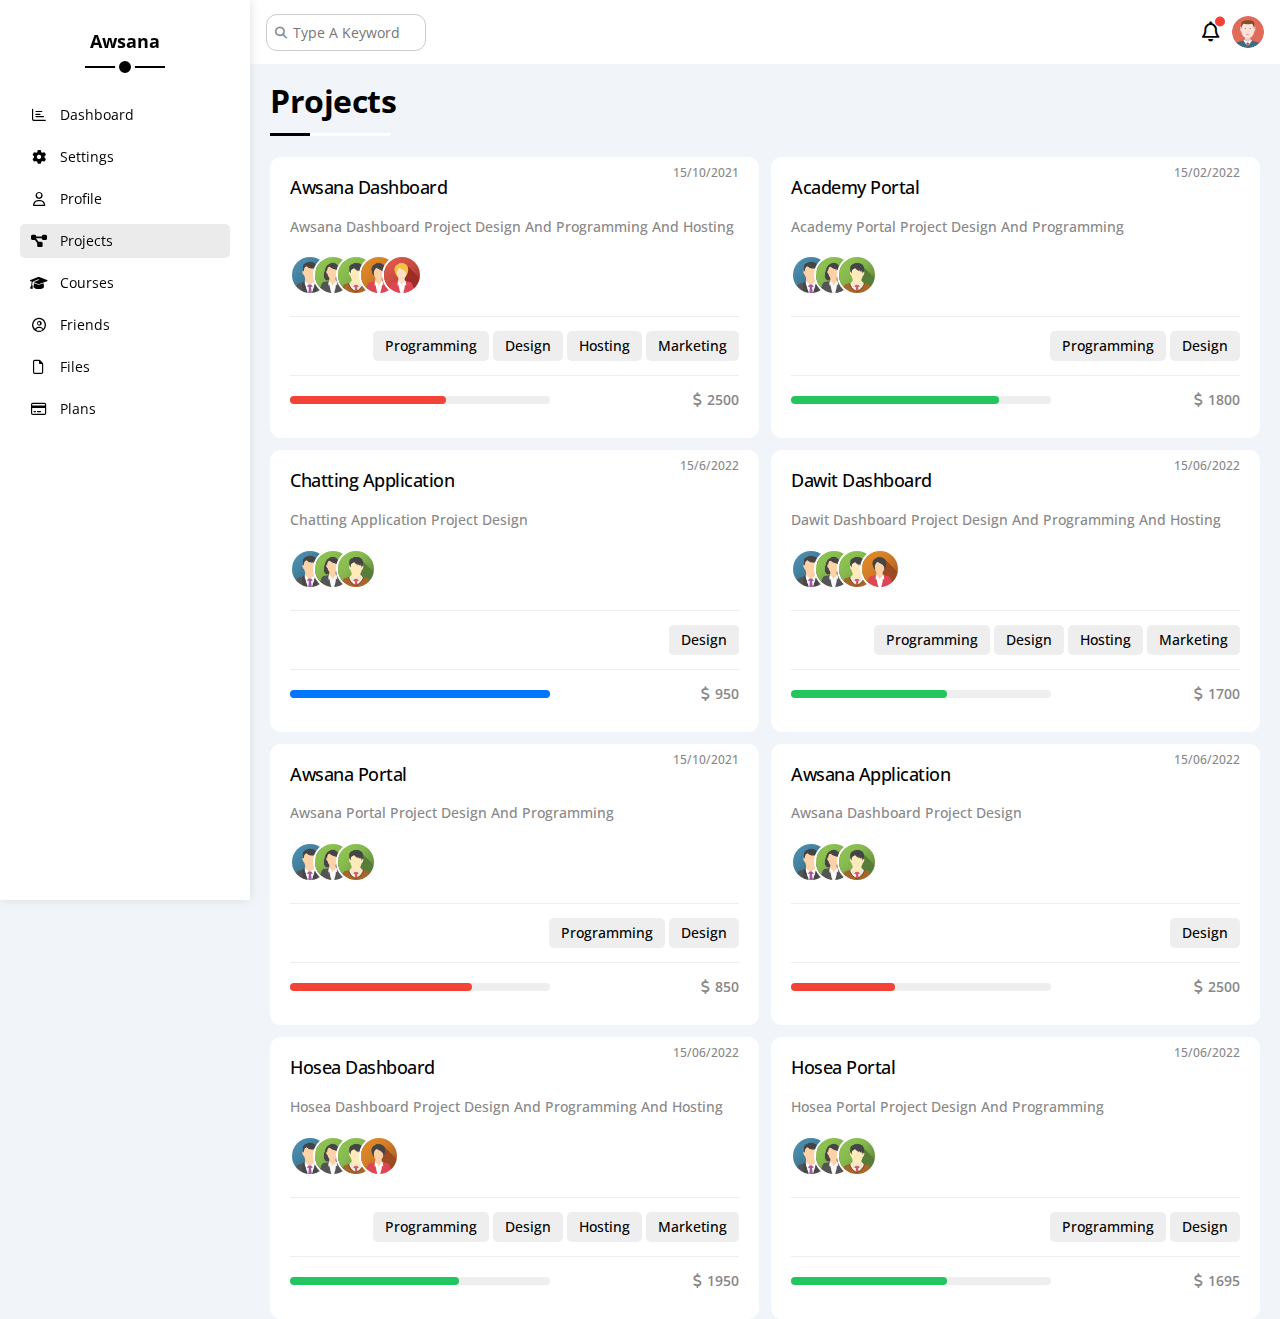
<file: project.html>
<!DOCTYPE html>
<html lang="en">
  <head>
    <meta charset="UTF-8" />
    <meta http-equiv="X-UA-Compatible" content="IE=edge" />
    <meta name="viewport" content="width=device-width, initial-scale=1.0" />
    <meta
      name="description"
      content="dashboard Projects done by many developers"
    />
    <link rel="preconnect" href="https://fonts.googleapis.com" />
    <link rel="preconnect" href="https://fonts.gstatic.com" crossorigin />
    <link
      href="https://fonts.googleapis.com/css2?family=Open+Sans:ital,wdth,wght@0,75..100,300..800;1,75..100,300..800&display=swap"
      rel="stylesheet"
    />
    <link rel="stylesheet" href="css/all.min.css" />
    <link rel="stylesheet" href="css/general.css" />
    <link rel="stylesheet" href="css/style.css" />
    <link rel="stylesheet" href="css/queries.css" />
    <title>Project</title>
  </head>
  <body>
    <div class="pages d-flex">
      <aside class="sidebar">
        <p class="dashboard-author">Awsana</p>
        <nav class="main-nav">
          <ul class="main-nav-list">
            <li>
              <a href="index.html" class="main-nav-link">
                <i class="fa-regular fa-chart-bar fa-fw"></i>
                <span>Dashboard</span>
              </a>
            </li>
            <li>
              <a href="setting.html" class="main-nav-link">
                <i class="fa-solid fa-gear fa-fw"></i>
                <span>Settings</span>
              </a>
            </li>
            <li>
              <a href="profile.html" class="main-nav-link">
                <i class="fa-regular fa-user fa-fw"></i>
                <span>Profile</span>
              </a>
            </li>
            <li>
              <a href="project.html" class="main-nav-link active">
                <i class="fa-solid fa-diagram-project fa-fw"></i>
                <span>Projects</span>
              </a>
            </li>
            <li>
              <a href="course.html" class="main-nav-link">
                <i class="fa-solid fa-graduation-cap fa-fw"></i>
                <span>Courses</span>
              </a>
            </li>
            <li>
              <a href="friend.html" class="main-nav-link">
                <i class="fa-regular fa-circle-user fa-fw"></i>
                <span>Friends</span>
              </a>
            </li>
            <li>
              <a href="file.html" class="main-nav-link">
                <i class="fa-regular fa-file fa-fw"></i>
                <span>Files</span>
              </a>
            </li>
            <li>
              <a href="plan.html" class="main-nav-link">
                <i class="fa-regular fa-credit-card fa-fw"></i>
                <span>Plans</span>
              </a>
            </li>
          </ul>
        </nav>
      </aside>
      <div class="content">
        <header class="header between-flex">
          <form action="#" class="form-search">
            <input type="search" name="search" placeholder="Type A Keyword" />
          </form>
          <div class="icons">
            <span class="notification">
              <i class="fa-regular fa-bell"></i>
            </span>
            <a href="profile.html" target="_blank">
              <img
              src="imgs/avatar.png"
              alt="Dashboard Profile image of Awsana"
            />
            </a>
          </div>
        </header>
        <main>
          <main>
            <h1 class="heading-primary">Projects</h1>
            <div class="wrapper grid">
              <div class="project-page wrapper-item">
                <span class="date c-grey">15/10/2021</span>
                <h3 class="heading-tertiary mb-2">Awsana Dashboard</h3>
                <p class="sub-heading c-grey">
                  Awsana Dashboard Project Design And Programming And Hosting
                </p>
                <div class="team horizontal-line">
                  <a href="#"
                    ><img src="imgs/team-01.png" alt="Team of Project"
                  /></a>
                  <a href="#"
                    ><img src="imgs/team-02.png" alt="Team of Project"
                  /></a>
                  <a href="#"
                    ><img src="imgs/team-03.png" alt="Team of Project"
                  /></a>
                  <a href="#"
                    ><img src="imgs/team-04.png" alt="Team of Project"
                  /></a>
                  <a href="#"
                    ><img src="imgs/team-05.png" alt="Team of Project"
                  /></a>
                </div>
                <div class="specialize">
                  <span class="rounded-shape bg-eee">Programming</span>
                  <span class="rounded-shape bg-eee">Design</span>
                  <span class="rounded-shape bg-eee">Hosting</span>
                  <span class="rounded-shape bg-eee">Marketing</span>
                </div>
                <div class="progress">
                  <div class="progress-bar">
                    <span class="bar bg-red" style="width: 60%"></span>
                  </div>
                  <div class="icons-gaps">
                    <i class="fa-solid fa-dollar-sign"></i>
                    <span> 2500</span>
                  </div>
                </div>
              </div>
              <div class="project-page wrapper-item">
                <span class="date c-grey">15/02/2022</span>
                <h3 class="heading-tertiary mb-2">Academy Portal</h3>
                <p class="sub-heading c-grey">
                  Academy Portal Project Design And Programming
                </p>
                <div class="team horizontal-line">
                  <a href="#"
                    ><img src="imgs/team-01.png" alt="Team of Project"
                  /></a>
                  <a href="#"
                    ><img src="imgs/team-02.png" alt="Team of Project"
                  /></a>
                  <a href="#"
                    ><img src="imgs/team-03.png" alt="Team of Project"
                  /></a>
                </div>
                <div class="specialize">
                  <span class="rounded-shape bg-eee">Programming</span>
                  <span class="rounded-shape bg-eee">Design</span>
                </div>
                <div class="progress">
                  <div class="progress-bar">
                    <span class="bar bg-green" style="width: 80%"></span>
                  </div>
                  <div class="icons-gaps">
                    <i class="fa-solid fa-dollar-sign"></i>
                    <span> 1800</span>
                  </div>
                </div>
              </div>
              <div class="project-page wrapper-item">
                <span class="date c-grey">15/6/2022</span>
                <h3 class="heading-tertiary mb-2">Chatting Application</h3>
                <p class="sub-heading c-grey">
                  Chatting Application Project Design
                </p>
                <div class="team horizontal-line">
                  <a href="#"
                    ><img src="imgs/team-01.png" alt="Team of Project"
                  /></a>
                  <a href="#"
                    ><img src="imgs/team-02.png" alt="Team of Project"
                  /></a>
                  <a href="#"
                    ><img src="imgs/team-03.png" alt="Team of Project"
                  /></a>
                </div>
                <div class="specialize">
                  <span class="rounded-shape bg-eee">Design</span>
                </div>
                <div class="progress">
                  <div class="progress-bar">
                    <span class="bar bg-blue" style="width: 100%"></span>
                  </div>
                  <div class="icons-gaps">
                    <i class="fa-solid fa-dollar-sign"></i>
                    <span>950</span>
                  </div>
                </div>
              </div>
              <div class="project-page wrapper-item">
                <span class="date c-grey">15/06/2022</span>
                <h3 class="heading-tertiary mb-2">Dawit Dashboard</h3>
                <p class="sub-heading c-grey">
                  Dawit Dashboard Project Design And Programming And Hosting
                </p>
                <div class="team horizontal-line">
                  <a href="#"
                    ><img src="imgs/team-01.png" alt="Team of Project"
                  /></a>
                  <a href="#"
                    ><img src="imgs/team-02.png" alt="Team of Project"
                  /></a>
                  <a href="#"
                    ><img src="imgs/team-03.png" alt="Team of Project"
                  /></a>
                  <a href="#"
                    ><img src="imgs/team-04.png" alt="Team of Project"
                  /></a>
                </div>
                <div class="specialize">
                  <span class="rounded-shape bg-eee">Programming</span>
                  <span class="rounded-shape bg-eee">Design</span>
                  <span class="rounded-shape bg-eee">Hosting</span>
                  <span class="rounded-shape bg-eee">Marketing</span>
                </div>
                <div class="progress">
                  <div class="progress-bar">
                    <span class="bar bg-green" style="width: 60%"></span>
                  </div>
                  <div class="icons-gaps">
                    <i class="fa-solid fa-dollar-sign"></i>
                    <span>1700</span>
                  </div>
                </div>
              </div>
              <div class="project-page wrapper-item">
                <span class="date c-grey">15/10/2021</span>
                <h3 class="heading-tertiary mb-2">Awsana Portal</h3>
                <p class="sub-heading c-grey">
                  Awsana Portal Project Design And Programming
                </p>
                <div class="team horizontal-line">
                  <a href="#"
                    ><img src="imgs/team-01.png" alt="Team of Project"
                  /></a>
                  <a href="#"
                    ><img src="imgs/team-02.png" alt="Team of Project"
                  /></a>
                  <a href="#"
                    ><img src="imgs/team-03.png" alt="Team of Project"
                  /></a>
                </div>
                <div class="specialize">
                  <span class="rounded-shape bg-eee">Programming</span>
                  <span class="rounded-shape bg-eee">Design</span>
                </div>
                <div class="progress">
                  <div class="progress-bar">
                    <span class="bar bg-red" style="width: 70%"></span>
                  </div>
                  <div class="icons-gaps">
                    <i class="fa-solid fa-dollar-sign"></i>
                    <span>850</span>
                  </div>
                </div>
              </div>
              <div class="project-page wrapper-item">
                <span class="date c-grey">15/06/2022</span>
                <h3 class="heading-tertiary mb-2">Awsana Application</h3>
                <p class="sub-heading c-grey">
                  Awsana Dashboard Project Design
                </p>
                <div class="team horizontal-line">
                  <a href="#"
                    ><img src="imgs/team-01.png" alt="Team of Project"
                  /></a>
                  <a href="#"
                    ><img src="imgs/team-02.png" alt="Team of Project"
                  /></a>
                  <a href="#"
                    ><img src="imgs/team-03.png" alt="Team of Project"
                  /></a>
                </div>
                <div class="specialize">
                  <span class="rounded-shape bg-eee">Design</span>
                </div>
                <div class="progress">
                  <div class="progress-bar">
                    <span class="bar bg-red" style="width: 40%"></span>
                  </div>
                  <div class="icons-gaps">
                    <i class="fa-solid fa-dollar-sign"></i>
                    <span> 2500</span>
                  </div>
                </div>
              </div>
              <div class="project-page wrapper-item">
                <span class="date c-grey">15/06/2022</span>
                <h3 class="heading-tertiary mb-2">Hosea Dashboard</h3>
                <p class="sub-heading c-grey">
                  Hosea Dashboard Project Design And Programming And Hosting
                </p>
                <div class="team horizontal-line">
                  <a href="#"
                    ><img src="imgs/team-01.png" alt="Team of Project"
                  /></a>
                  <a href="#"
                    ><img src="imgs/team-02.png" alt="Team of Project"
                  /></a>
                  <a href="#"
                    ><img src="imgs/team-03.png" alt="Team of Project"
                  /></a>
                  <a href="#"
                    ><img src="imgs/team-04.png" alt="Team of Project"
                  /></a>
                </div>
                <div class="specialize">
                  <span class="rounded-shape bg-eee">Programming</span>
                  <span class="rounded-shape bg-eee">Design</span>
                  <span class="rounded-shape bg-eee">Hosting</span>
                  <span class="rounded-shape bg-eee">Marketing</span>
                </div>
                <div class="progress">
                  <div class="progress-bar">
                    <span class="bar bg-green" style="width: 65%"></span>
                  </div>
                  <div class="icons-gaps">
                    <i class="fa-solid fa-dollar-sign"></i>
                    <span>1950</span>
                  </div>
                </div>
              </div>
              <div class="project-page wrapper-item">
                <span class="date c-grey">15/06/2022</span>
                <h3 class="heading-tertiary mb-2">Hosea Portal</h3>
                <p class="sub-heading c-grey">
                  Hosea Portal Project Design And Programming
                </p>
                <div class="team horizontal-line">
                  <a href="#"
                    ><img src="imgs/team-01.png" alt="Team of Project"
                  /></a>
                  <a href="#"
                    ><img src="imgs/team-02.png" alt="Team of Project"
                  /></a>
                  <a href="#"
                    ><img src="imgs/team-03.png" alt="Team of Project"
                  /></a>
                </div>
                <div class="specialize">
                  <span class="rounded-shape bg-eee">Programming</span>
                  <span class="rounded-shape bg-eee">Design</span>
                </div>
                <div class="progress">
                  <div class="progress-bar">
                    <span class="bar bg-green" style="width: 60%"></span>
                  </div>
                  <div class="icons-gaps">
                    <i class="fa-solid fa-dollar-sign"></i>
                    <span>1695</span>
                  </div>
                </div>
              </div>
            </div>
          </main>
        </main>
      </div>
    </div>
  </body>
</html>
</file>
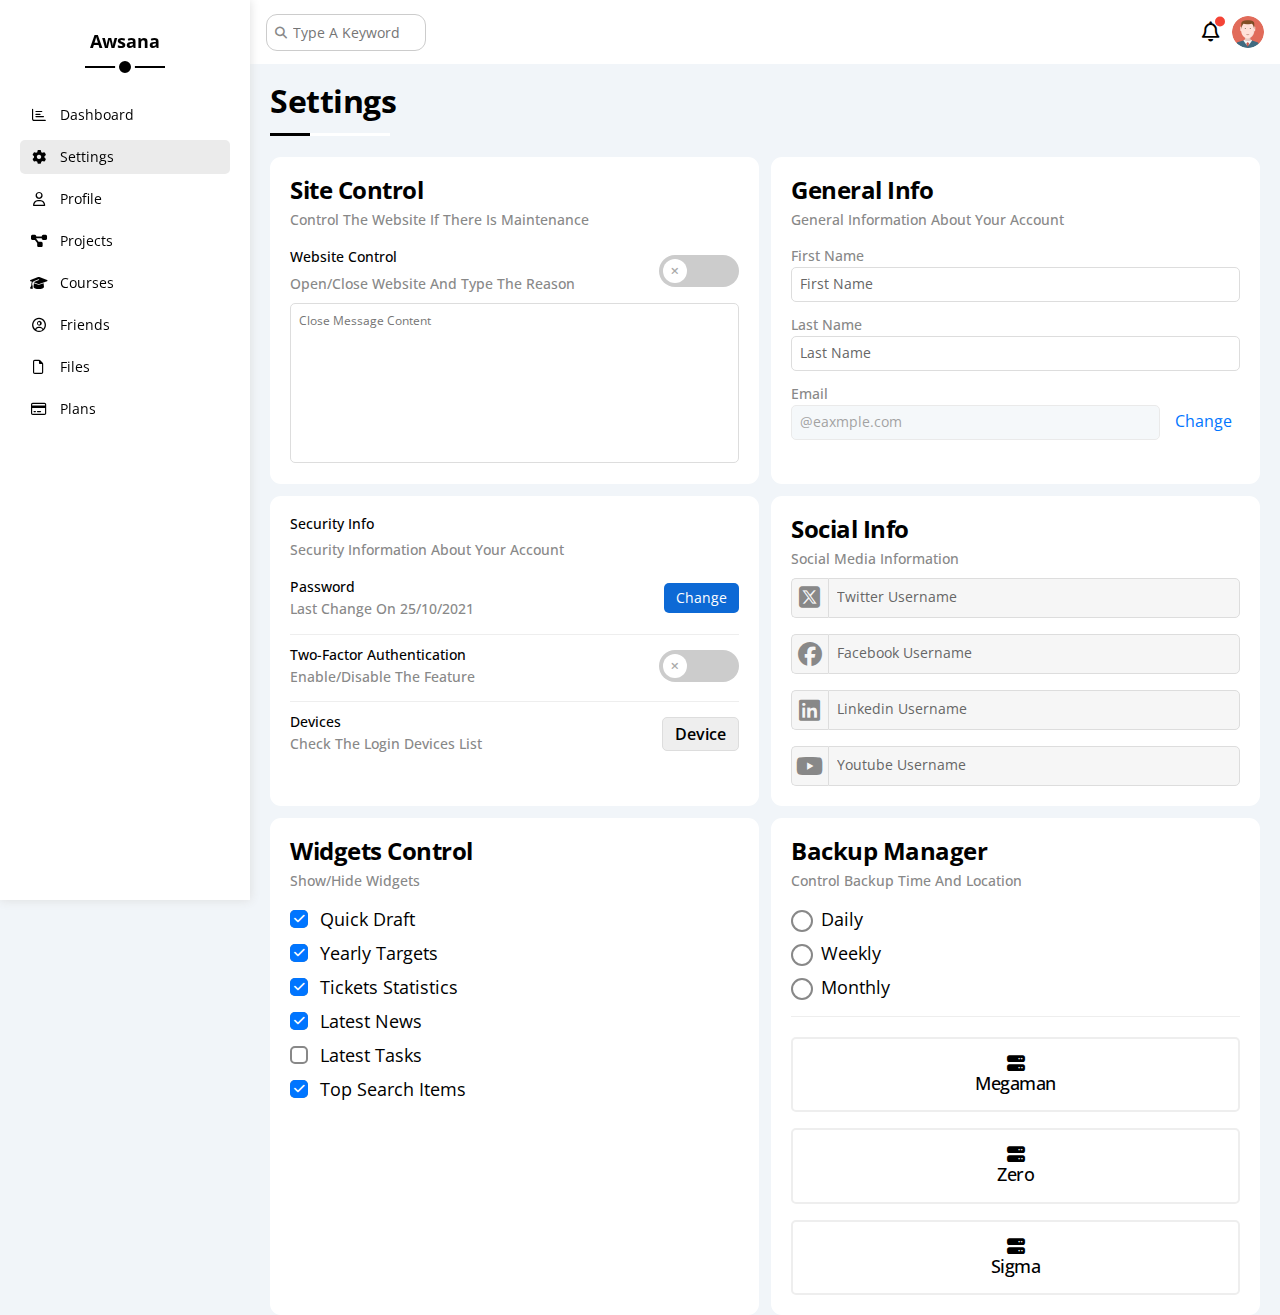
<file: setting.html>
<!DOCTYPE html>
<html lang="en">
  <head>
    <meta charset="UTF-8" />
    <meta http-equiv="X-UA-Compatible" content="IE=edge" />
    <meta name="viewport" content="width=device-width, initial-scale=1.0" />
    <meta name="description" content="dashboard Setting page Controls" />
    <link rel="preconnect" href="https://fonts.googleapis.com" />
    <link rel="preconnect" href="https://fonts.gstatic.com" crossorigin />
    <link
      href="https://fonts.googleapis.com/css2?family=Open+Sans:ital,wdth,wght@0,75..100,300..800;1,75..100,300..800&display=swap"
      rel="stylesheet"
    />
    <link rel="stylesheet" href="css/all.min.css" />
    <link rel="stylesheet" href="css/general.css" />
    <link rel="stylesheet" href="css/style.css" />
    <link rel="stylesheet" href="css/queries.css" />
    <title>Setting</title>
  </head>
  <body>
    <div class="pages d-flex">
      <aside class="sidebar">
        <p class="dashboard-author">Awsana</p>
        <nav class="main-nav">
          <ul class="main-nav-list">
            <li>
              <a href="index.html" class="main-nav-link">
                <i class="fa-regular fa-chart-bar fa-fw"></i>
                <span>Dashboard</span>
              </a>
            </li>
            <li>
              <a href="setting.html" class="main-nav-link active">
                <i class="fa-solid fa-gear fa-fw"></i>
                <span>Settings</span>
              </a>
            </li>
            <li>
              <a href="profile.html" class="main-nav-link">
                <i class="fa-regular fa-user fa-fw"></i>
                <span>Profile</span>
              </a>
            </li>
            <li>
              <a href="project.html" class="main-nav-link">
                <i class="fa-solid fa-diagram-project fa-fw"></i>
                <span>Projects</span>
              </a>
            </li>
            <li>
              <a href="course.html" class="main-nav-link">
                <i class="fa-solid fa-graduation-cap fa-fw"></i>
                <span>Courses</span>
              </a>
            </li>
            <li>
              <a href="friend.html" class="main-nav-link">
                <i class="fa-regular fa-circle-user fa-fw"></i>
                <span>Friends</span>
              </a>
            </li>
            <li>
              <a href="file.html" class="main-nav-link">
                <i class="fa-regular fa-file fa-fw"></i>
                <span>Files</span>
              </a>
            </li>
            <li>
              <a href="plan.html" class="main-nav-link">
                <i class="fa-regular fa-credit-card fa-fw"></i>
                <span>Plans</span>
              </a>
            </li>
          </ul>
        </nav>
      </aside>
      <div class="content">
        <header class="header between-flex">
          <form action="#" class="form-search">
            <input type="search" name="search" placeholder="Type A Keyword" />
          </form>
          <div class="icons">
            <span class="notification">
              <i class="fa-regular fa-bell"></i>
            </span>
            <a href="profile.html" target="_blank">
              <img
              src="imgs/avatar.png"
              alt="Dashboard Profile image of Awsana"
            />
            </a>
          </div>
        </header>
        <main>
          <h1 class="heading-primary">Settings</h1>
          <div class="grid wrapper setting">
            <div class="wrapper-item">
              <h2 class="heading-secondary mb-1">Site Control</h2>
              <p class="sub-heading c-grey mb-2">
                Control The Website If There Is Maintenance
              </p>
              <div class="site mb-1">
                <div class="info">
                  <p class="sub-heading mb-1">Website Control</p>
                  <p class="sub-heading c-grey">
                    Open/Close Website And Type The Reason
                  </p>
                </div>
                <div>
                  <label>
                    <input type="checkbox" class="toggle-checkbox" />
                    <div class="toggle-switch"></div>
                  </label>
                </div>
              </div>
              <textarea placeholder="Close Message Content"></textarea>
            </div>
            <div class="wrapper-item">
              <h2 class="heading-secondary mb-1">General Info</h2>
              <p class="sub-heading c-grey mb-2">
                General Information About Your Account
              </p>
              <form action="#" class="generalInfo-form">
                <div>
                  <label for="firstName">First Name</label>
                  <input
                    type="text"
                    placeholder="First Name"
                    name="first Name"
                    id="FirstName"
                  />
                </div>
                <div>
                  <label for="lastName">Last Name</label>
                  <input
                    type="text"
                    placeholder="Last Name"
                    name="Last Name"
                    id="lastName"
                  />
                </div>
                <div>
                  <label for="email">Email</label>
                  <input
                    type="email"
                    placeholder="@eaxmple.com"
                    name="Email"
                    id="email"
                    disabled
                  />
                  <a href="#" class="c-blue">Change</a>
                </div>
              </form>
            </div>
            <div class="wrapper-item">
              <h2 class="sub-heading mb-1">Security Info</h2>
              <p class="sub-heading c-grey mb-2">
                Security Information About Your Account
              </p>
              <div class="security">
                <div class="data horizontal-line">
                  <div class="info">
                    <p class="sub-heading mb-sm">Password</p>
                    <p class="sub-heading c-grey">Last Change On 25/10/2021</p>
                  </div>
                  <a href="#" class="btn btn-primary"> Change</a>
                </div>
                <div class="data horizontal-line">
                  <div class="info">
                    <p class="sub-heading mb-sm">Two-Factor Authentication</p>
                    <p class="sub-heading c-grey">Enable/Disable The Feature</p>
                  </div>
                  <div>
                    <label>
                      <input type="checkbox" class="toggle-checkbox" />
                      <div class="toggle-switch"></div>
                    </label>
                  </div>
                </div>
                <div class="data horizontal-line">
                  <div class="info">
                    <p class="sub-heading mb-sm">Devices</p>
                    <p class="sub-heading c-grey">
                      Check The Login Devices List
                    </p>
                  </div>
                  <a href="#" class="btn bg-eee c-black device">Device</a>
                </div>
              </div>
            </div>
            <div class="wrapper-item">
              <h2 class="heading-secondary mb-1">Social Info</h2>
              <p class="sub-heading c-grey mb-1">Social Media Information</p>
              <form action="#" class="socialInfo-form">
                <div class="socialIcon">
                  <i class="fa-brands fa-square-x-twitter fa-lg twitter"></i>
                  <input
                    type="text"
                    name="twitter"
                    placeholder="Twitter Username"
                  />
                </div>
                <div class="socialIcon">
                  <i class="fa-brands fa-facebook facebook"></i>
                  <input
                    type="text"
                    name="facebook"
                    placeholder="Facebook Username"
                  />
                </div>
                <div class="socialIcon">
                  <i class="fa-brands fa-linkedin linkedin"></i>
                  <input
                    type="text"
                    name="linkedin"
                    placeholder="Linkedin Username"
                  />
                </div>
                <div class="socialIcon">
                  <i class="fa-brands fa-youtube youtube"></i>
                  <input
                    type="text"
                    name="youtube"
                    placeholder="Youtube Username"
                  />
                </div>
              </form>
            </div>
            <div class="wrapper-item">
              <h2 class="heading-secondary mb-1">Widgets Control</h2>
              <p class="sub-heading mb-2 c-grey">Show/Hide Widgets</p>
              <div class="wideget-control">
                <div class="controls">
                  <input
                    type="checkbox"
                    name="Quick Draft"
                    id="one"
                    class="toggle-radio"
                    checked
                  />
                  <label for="one">Quick Draft</label>
                </div>
                <div class="controls">
                  <input
                    type="checkbox"
                    name="Yearly Targets"
                    id="two"
                    class="toggle-radio"
                    checked
                  />
                  <label for="two">Yearly Targets</label>
                </div>
                <div class="controls">
                  <input
                    type="checkbox"
                    name="Tickets Statistics"
                    id="three"
                    class="toggle-radio"
                    checked
                  />
                  <label for="three">Tickets Statistics</label>
                </div>
                <div class="controls">
                  <input
                    type="checkbox"
                    name="Latest News"
                    id="four"
                    class="toggle-radio"
                    checked
                  />
                  <label for="four">Latest News</label>
                </div>
                <div class="controls">
                  <input
                    type="checkbox"
                    name="Latest Tasks"
                    id="five"
                    class="toggle-radio"
                  />
                  <label for="five">Latest Tasks</label>
                </div>
                <div class="controls">
                  <input
                    type="checkbox"
                    name="Top Search Items"
                    id="six"
                    class="toggle-radio"
                    checked
                  />
                  <label for="six">Top Search Items</label>
                </div>
              </div>
            </div>
            <div class="wrapper-item">
              <h2 class="heading-secondary mb-1">Backup Manager</h2>
              <p class="sub-heading c-grey mb-2">
                Control Backup Time And Location
              </p>
              <div class="backup mb-2">
                <div class="backup-date">
                  <input
                    type="radio"
                    name="date"
                    id="daily"
                    value="daily"
                    class="toggle-checkbox"
                  />
                  <label for="daily">Daily</label>
                </div>
                <div class="backup-date">
                  <input
                    type="radio"
                    name="date"
                    id="weekly"
                    value="weekly"
                    class="toggle-checkbox"
                  />
                  <label for="weekly">Weekly</label>
                </div>
                <div class="backup-date">
                  <input
                    type="radio"
                    name="date"
                    id="monthly"
                    value="monthly"
                    class="toggle-checkbox"
                  />
                  <label for="monthly">Monthly</label>
                </div>
              </div>
              <div class="servers">
                <input
                  type="radio"
                  name="servers"
                  id="server-one"
                  class="toggle-radio"
                />
                <div class="server">
                  <label for="server-one">
                    <i class="fa-solid fa-server"></i>
                    <p class="heading-tertiary">Megaman</p>
                  </label>
                </div>
                <input
                  type="radio"
                  name="servers"
                  id="server-two"
                  class="toggle-radio"
                />
                <div class="server">
                  <label for="server-two">
                    <i class="fa-solid fa-server"></i>
                    <p class="heading-tertiary">Zero</p>
                  </label>
                </div>
                <input
                  type="radio"
                  name="servers"
                  id="server-three"
                  class="toggle-radio"
                />
                <div class="server">
                  <label for="server-three">
                    <i class="fa-solid fa-server"></i>
                    <p class="heading-tertiary">Sigma</p>
                  </label>
                </div>
              </div>
            </div>
          </div>
        </main>
      </div>
    </div>
  </body>
</html>
</file>
<file: css/general.css>
* {
  margin: 0;
  padding: 0;
  box-sizing: border-box;
}
html {
  font-size: 62.5%;
}
body {
  font-family: "Open Sans", sans-serif;
  line-height: 1;
  color: #000;
}
ul {
  list-style: none;
}
a {
  text-decoration: none;
}
*:focus {
  outline: none;
  box-shadow: 0 0 0 2px rgba(13, 106, 213, 0.5);
}
:root {
  --blue-color: #0075ff;
  --blue-alt-color: #0d69d5;
  --orange-color: #f59e0b;
  --green-color: #22c55e;
  --red-color: #f44336;
  --grey-color: #888;
}

::-webkit-scrollbar {
  width: 1.5rem;
}
::-webkit-scrollbar-track {
  background-color: #fff;
}
::-webkit-scrollbar-thumb {
  background-color: var(--blue-color);
}
::-webkit-scrollbar-thumb:hover {
  background-color: var(--blue-alt-color);
}
/*********************************
Components
**********************************/
.between-flex {
  display: flex;
  justify-content: space-between;
  align-items: center;
}
.wrapper-item {
  background-color: #fff;
  border-radius: 11px;
  padding: 2rem;
}
.row {
  display: flex;
  align-items: center;
}
.column-flex {
  display: flex;
  flex-direction: column;
}
.icons-gaps {
  display: flex;
  gap: 0.6rem;
  color: #888;
  font-size: 1.4rem;
  font-weight: 600;
}
.grid {
  display: grid;
  gap: 1.2rem;
}
.grid--2-cols {
  grid-template-columns: repeat(2, 1fr);
}
.horizontal-line:not(:last-child) {
  padding-bottom: 1.6rem;
  border-bottom: 1px solid #eee;
}
.heading-primary,
.heading-secondary,
.heading-tertiary {
  letter-spacing: -0.5px;
}

.heading-primary {
  font-size: 3.2rem;
  margin: 2rem 2rem 4rem;
  font-weight: 700;
  position: relative;
}
.heading-primary::before,
.heading-primary::after {
  content: "";
  position: absolute;
  height: 3px;
  left: 0;
  bottom: -60%;
}
.heading-primary::before {
  width: 12rem;
  background-color: #fff;
}
.heading-primary::after {
  width: 4rem;
  background-color: #000;
}
.heading-secondary {
  font-size: 2.4rem;
  font-weight: 700;
  line-height: 1.05;
}
.heading-tertiary {
  font-size: 1.8rem;
  line-height: 1.2;
  font-weight: 500;
}
.sub-heading {
  font-size: 1.4rem;
  font-weight: 500;
  line-height: 1.2;
}
.btn,
.btn:link,
.btn:visited {
  display: block;
  width: fit-content;
  padding: 0.8rem 1.2rem;
  font-size: 1.4rem;
  border-radius: 5px;
  border: none;
  cursor: pointer;
  transition: all 0.3s;
}
.btn-primary,
.btn-primary:link,
.btn-primary:visited {
  color: #fff;
  background-color: var(--blue-alt-color);
}
.btn-primary:hover,
.btn-primary:active {
  background-color: var(--blue-color);
}
.btn-danger:link,
.btn-danger:visited {
  color: #fff;
  background-color: var(--red-color);
}
.btn-danger:hover,
.btn-danger:active {
  background-color: rgba(248, 51, 37, 0.89);
}

.rounded-shape {
  display: block;
  padding: 0.8rem 1.2rem;
  border-radius: 5px;
  font-size: 1.4rem;
  font-weight: 500;
  width: fit-content;
}
.team img {
  width: 3.2rem;
  height: 3.2rem;
  border-radius: 50%;
  border: 2px solid #fff;
}
.team img:not(:first-child) {
  margin-left: -1.6rem;
}
.toggle-checkbox,
.toggle-radio {
  -webkit-appearance: none;
  appearance: none;
  display: none;
}

.toggle-switch {
  background-color: #ccc;
  width: 8rem;
  height: 3.2rem;
  border-radius: 15rem;
  position: relative;
  transition: all 0.3s;
  cursor: pointer;
}
.toggle-switch::before {
  font-family: var(--fa-style-family-classic);
  content: "\f00d";
  font-weight: 900;
  background-color: #fff;
  width: 2.4rem;
  height: 2.4rem;
  position: absolute;
  border-radius: 50%;
  top: 4px;
  left: 4px;
  display: flex;
  justify-content: center;
  align-items: center;
  color: #aaa;
  transition: all 0.3s;
}
.toggle-checkbox:checked + .toggle-switch {
  background-color: var(--blue-color);
}
.toggle-checkbox:checked + .toggle-switch::before {
  content: "\f00c";
  left: 5rem;
  color: var(--blue-color);
}

/*********************************
HELPING CLASSES
**********************************/

.p-2 {
  padding: 2rem !important;
}
.mr-1 {
  margin-right: 1rem;
}
.mb-sm {
  margin-bottom: 0.5rem;
}
.mb-1 {
  margin-bottom: 1rem;
}
.mb-2 {
  margin-bottom: 2rem;
}
.mb-3 {
  margin-bottom: 3rem;
}
.margin-left-auto {
  margin-left: auto;
}
.progress-percent {
  position: absolute;
  height: 100%;
  left: 0;
  top: 0;
}
.tasks.done {
  opacity: 0.3;
}
.info {
  flex: 1;
}
.c-blue {
  color: var(--blue-color);
}
.c-white {
  color: #fff;
}
.bg-blue {
  background-color: var(--blue-color);
}
.c-orange {
  color: var(--orange-color);
}
.bg-orange {
  background-color: var(--orange-color);
}
.c-green {
  color: var(--green-color);
}
.bg-green {
  background-color: var(--green-color);
}
.c-red {
  color: var(--red-color);
}
.bg-red {
  background-color: var(--red-color);
}
.c-grey {
  color: var(--grey-color);
}
.bg-eee {
  background-color: #eee;
}
.bg-black {
  background-color: #000;
}
.c-black {
  color: #000;
}
.border-blue {
  border-left: 2px solid var(--blue-color);
}
.border-green {
  border-left: 2px solid var(--green-color);
}
.border-orange {
  border-left: 2px solid var(--orange-color);
}
.border-red {
  border-left: 2px solid var(--red-color);
}
</file>
<file: css/style.css>
:root {
  --blue-color: #0075ff;
  --blue-alt-color: #0d69d5;
  --orange-color: #f59e0b;
  --green-color: #22c55e;
  --red-color: #f44336;
  --grey-color: #888;
}

.pages {
  display: flex;
  min-height: 100vh;
  background-color: #f1f5f9;
}
/****************************
START SIDEBAR 
****************************/
.sidebar {
  width: 25rem;
  background-color: #fff;
  box-shadow: 0 0 1rem #ddd;
  padding: 3.2rem 2rem;
  display: flex;
  flex-direction: column;
  gap: 4.8rem;
  position: fixed;
  top: 0;
  left: 0;
  bottom: 0;
  transition: width 0.3s;
  z-index: 9999;
}

.dashboard-author {
  text-align: center;
  font-size: 1.8rem;
  font-weight: 700;
  position: relative;
}
.dashboard-author::before,
.dashboard-author::after {
  content: "";
  position: absolute;
  left: 50%;
  transform: translateX(-50%);
  background-color: #000;
}
.dashboard-author::before {
  bottom: -1.8rem;
  width: 8rem;
  height: 2px;
}
.dashboard-author::after {
  bottom: -2.7rem;
  left: 50%;
  width: 1.2rem;
  height: 1.2rem;
  border-radius: 50%;
  border: 4px solid #fff;
}
.main-nav-list {
  display: flex;
  flex-direction: column;
  gap: 0.8rem;
}
.main-nav-link:link,
.main-nav-link:visited {
  color: #000;
  font-size: 1.4rem;
  padding: 1rem;
  border-radius: 5px;
  display: flex;
  align-items: center;
  gap: 1.2rem;
  transition: all 0.3s;
}
.main-nav-link.active,
.main-nav-link:hover,
.main-nav-link:active {
  background-color: #ebebeb;
}
/**************************
CONTENT
***************************/
.content {
  width: 100%;
  margin-left: 25rem;
  overflow: hidden;
}

/**************************
HEADER
**************************/
.header {
  height: 6.4rem;
  padding: 0 1.6rem;
  background-color: #fff;
  position: fixed;
  left: 0;
  top: 0;
  right: 0;
  margin-left: 25rem;
  z-index: 999;
}
.form-search {
  position: relative;
}
.form-search::before {
  font-family: var(--fa-style-family-classic);
  content: "\f002";
  font-weight: 900;
  color: var(--grey-color);
  font-size: 1.2rem;
  position: absolute;
  top: 50%;
  left: 0%;
  transform: translate(75%, -40%);
}
.form-search input {
  font-family: inherit;
  font-size: 1.4rem;
  border: 1px solid #ccc;
  background-color: #fff;
  border-radius: 11px;
  outline: none;
  padding: 0.8rem;
  padding-left: 2.6rem;
  width: 16rem;
  transition: all 0.3s;
}
.form-search input:focus {
  width: 20rem;
}
.form-search input:focus::placeholder {
  opacity: 0;
}
.icons {
  display: flex;
  align-items: center;
  gap: 1.2rem;
}
.notification {
  position: relative;
  font-size: 2rem;
}
.notification::before {
  content: "";
  position: absolute;
  width: 1rem;
  height: 1rem;
  background-color: var(--red-color);
  border-radius: 50%;
  right: 0;
  transform: translate(50%, -55%);
}
.header .icons img {
  width: 3.2rem;
  height: 3.2rem;
  border-radius: 50%;
}
/*******************************
Wrapper 
*******************************/
main {
  margin-top: 8.5rem;
}
.wrapper {
  grid-template-columns: repeat(auto-fill, minmax(45rem, 1fr));
  margin-left: 2rem;
  margin-right: 2rem;
}
/*******************************
WELCOME  
*******************************/
.welcome {
  border-radius: 5px;
  overflow: hidden;
}
.welcome .intro {
  padding: 2rem 2rem 3rem;
  display: flex;
  justify-content: space-between;
}
.intro img {
  width: 20rem;
  margin-bottom: -2.4rem;
}

.author-name {
  font-size: 1.6rem;
  color: var(--grey-color);
  margin: 0.4rem 0 1.6rem;
  font-weight: 600;
}
.welcome-content {
  background-color: #fff;
  padding: 2rem;
  margin: -3rem 0 0;
}
.img-avatar {
  background-color: #fff;
}
.img-avatar .avatar {
  width: 6.4rem;
  height: 6.4rem;
  border: 2px solid #fff;
  box-shadow: 0 0 5px #ddd;
  border-radius: 50%;
  padding: 2px;
  position: relative;
  top: 0;
  left: 0;
  transform: translate(25%, -55%);
}
.welcome-body {
  text-align: center;
  padding: 2rem;
  margin-bottom: 2rem;
  display: flex;
  border-top: 1px solid #eee;
  border-bottom: 1px solid #eee;
}
.welcome-body > div {
  flex: 1;
  font-size: 1.6rem;
  display: flex;
  flex-direction: column;
  gap: 0.8rem;
}
.welcome-body span {
  font-size: 1.4rem;
  color: var(--grey-color);
}
/*******************************
QUICK-DRAFT 
*******************************/
input,
textarea {
  border: 1px solid #ddd;
  outline: none;
  font-family: inherit;
  font-size: 1.2rem;
  border-radius: 5px;
  padding: 0.8rem;
  resize: none;
}
input[type="text"],
input[type="email"] {
  width: 100%;
}
textarea {
  width: 100%;
  min-height: 16rem;
}
.quick-draft textarea {
  margin: 1rem 0;
}
/*******************************
Yearly Target
*******************************/
.targets {
  gap: 1rem;
}
.target-icon {
  font-size: 2.4rem;
  width: 8rem;
  height: 8rem;
  display: flex;
  justify-content: center;
  align-items: center;
}
.target-details {
  flex: 1;
}
.target {
  gap: 2rem;
}
.target-title {
  font-size: 1.4rem;
  font-weight: 500;
  color: var(--grey-color);
}
.target-yearly {
  font-size: 1.8rem;
  font-weight: 600;
  margin: 0.8rem 0 1.2rem;
}
.progress {
  height: 4px;
  width: 100%;
  position: relative;
}
.target-blue .target-icon,
.target-blue .progress {
  background-color: rgba(0, 117, 255, 0.2);
}
.target-orange .target-icon,
.target-orange .progress {
  background-color: rgba(245, 158, 11, 0.2);
}
.target-green .target-icon,
.target-green .progress {
  background-color: rgb(34, 197, 94, 0.2);
}
.progress span > span {
  font-size: 1.2rem;
  font-weight: 500;
  color: #fff;
  padding: 0.4rem;
  border-radius: 5px;
  position: absolute;
  bottom: 0px;
  right: 0;
  transform: translate(45%, -60%);
}
.progress span > span::after {
  content: "";
  position: absolute;
  border-width: 5px;
  border-style: solid;
  border-color: transparent;
  left: 50%;
  bottom: 0;
  transform: translate(-50%, 100%);
}
.target-blue span > span::after {
  border-top-color: var(--blue-color);
}
.target-orange span > span::after {
  border-top-color: var(--orange-color);
}
.target-green span > span::after {
  border-top-color: var(--green-color);
}
/*******************************
Tickets Statistics
*******************************/
.tickets {
  text-align: center;
}
.chart {
  height: 24rem;
  display: flex;
  justify-content: center;
}
/*******************************
latest-news
*******************************/
.news-row {
  display: flex;
  align-items: center;
  gap: 1.6rem;
}
.news-row img {
  width: 10rem;
  border-radius: 9px;
}
/*******************************
latest-tasks
*******************************/

.tasks .delete {
  font-size: 1.6rem;
  cursor: pointer;
  transition: all 0.3s;
}
.done .heading-tertiary,
.done .sub-heading {
  text-decoration: line-through;
}
.delete:hover {
  color: var(--red-color);
}

/*******************************
search-items
*******************************/
.search-item {
  gap: 3rem;
}
/*******************************
latest-uploads
*******************************/
.uploads {
  gap: 1rem;
}
.uploaded-img {
  width: 4rem;
}
.upload {
  gap: 0.5rem;
}
/*******************************
last-projects
*******************************/
.last-projects {
  position: relative;
}
.project-progress {
  gap: 3rem;
  position: relative;
}
.project-progress::before {
  content: "";
  height: 100%;
  width: 2px;
  background-color: var(--blue-color);
  position: absolute;
  top: -2px;
  left: 1.1rem;
}
.progress-list {
  font-size: 1.6rem;
  display: flex;
  align-items: center;
  gap: 1.2rem;
}
.progress-list::before {
  content: "";
  width: 2rem;
  height: 2rem;
  display: block;
  border-radius: 50%;
  background-color: #fff;
  outline: 2px solid var(--blue-color);
  border: 2px solid#fff;
  z-index: 1;
}
.progress-list.done::before {
  background-color: var(--blue-alt-color);
}

.progress-list.current::before {
  animation: change-color 0.8s infinite alternate;
}

.launch-icon {
  width: 16rem;
  position: absolute;
  right: 0;
  bottom: 0;
  opacity: 0.1;
}
/*******************************
Reminders
*******************************/
.key {
  display: inline-block;
  width: 1.6rem;
  height: 1.6rem;
  border-radius: 50%;
}
.reminder-list {
  gap: 2.4rem;
}
.reminder-list li {
  display: flex;
  align-items: center;
  gap: 1.2rem;
}
.reminder {
  padding-left: 2rem;
}
.reminder span {
  font-size: 1.2rem;
  font-weight: 500;
}
/*******************************
Latest-Post
*******************************/
.post-profile {
  display: flex;
  align-items: center;
  gap: 1rem;
}
.post-profile .avatar {
  width: 6.4rem;
  height: 6.4rem;
}
.post-content {
  padding: 2rem 0;
  border-bottom: 1px solid #eee;
  font-size: 1.6rem;
  line-height: 1.8;
  font-weight: 500;
}
.post-status {
  padding: 2rem;
  font-size: 1.6rem;
  font-weight: 600;
}
/*******************************
social-media
*******************************/
.social-media .media {
  gap: 1rem;
}
.media .box {
  display: flex;
  align-items: center;
  gap: 0.4rem;
  height: 4.8rem;
  padding: 1.6rem 0.6rem 1.6rem 6rem;
}
.media .box {
  color: #fff;
  position: relative;
}
.media .box i {
  position: absolute;
  left: 0;
  top: 0;
  height: 4.8rem;
  width: 4.8rem;
  display: flex;
  justify-content: center;
  align-items: center;
  font-size: 3.2rem;
  color: #fff;
  transition: all 0.3s;
}
.media .box i:hover {
  transform: rotate(4deg);
}
.media .box .info {
  font-size: 1.6rem;
  font-weight: 500;
}
.media .twitter {
  background-color: rgba(0, 0, 0, 0.7);
}
.media .twitter i {
  background-color: #000;
}
.media .rounded-shape {
  color: #fff;
}
.media .twitter .rounded-shape {
  background-color: #000;
}
.media .facebook {
  background-color: rgba(24, 119, 242, 0.2);
}
.media .facebook i,
.media .facebook .rounded-shape {
  background-color: #1877f2;
}
.media .facebook .info {
  color: #1877f2;
}
.media .youtube {
  background-color: rgba(255, 0, 0, 0.2);
}
.media .youtube i,
.media .youtube .rounded-shape {
  background-color: #ff0000;
}
.media .youtube .info {
  color: #ff0000;
}

.media .linkedin {
  background-color: rgba(0, 118, 181, 0.2);
}
.media .linkedin i,
.media .linkedin .rounded-shape {
  background-color: #0077b5;
}
.media .linkedin .info {
  color: #0077b5;
}
/*******************************
latest Project
*******************************/
.projects {
  margin: 2rem;
}
.responsive-table {
  overflow-x: scroll;
}
.project-list {
  border-collapse: collapse;
  width: 100%;
  min-width: 100rem;
}
.project-list th,
.project-list td {
  padding: 1.6rem;
  font-size: 1.6rem;
  text-align: left;
}

.project-list th {
  background-color: #eee;
}
.project-list tbody td {
  border: 1px solid#eee;
}
.project-list tbody .rounded-shape {
  color: #fff;
}
.team img {
  width: 3.2rem;
  height: 3.2rem;
  border-radius: 50%;
  border: 2px solid #fff;
}
.team img:not(:first-child) {
  margin-left: -1.6rem;
}
/*********************************************
*********************************************
Settings Page
**********************************************/
.site {
  display: flex;
  align-items: center;
  gap: 0.3rem;
}
.generalInfo-form {
  display: flex;
  flex-direction: column;
  gap: 1.6rem;
}
.setting .generalInfo-form label {
  display: block;
  font-size: 1.4rem;
  font-weight: 500;
  color: var(--grey-color);
  margin-bottom: 0.4rem;
}
.setting input::placeholder {
  font-size: 1.4rem;
  color: #666;
}
.generalInfo-form input[type="email"] {
  display: inline-flex;
  cursor: no-drop;
  width: calc(100% - 8rem);
  margin-right: 1.2rem;
  background-color: #f0f4f8;
  opacity: 0.6;
}
.generalInfo-form div:last-child a {
  font-size: 1.6rem;
}
.security {
  display: flex;
  flex-direction: column;
  gap: 1.2rem;
}
.security .data {
  display: flex;
  align-items: center;
}
.security .data .device {
  font-size: 1.6rem;
  font-weight: 600;
  border: 1px solid #ddd;
}
.socialIcon {
  display: flex;
}
.socialInfo-form {
  display: flex;
  flex-direction: column;
  gap: 1.6rem;
}
.socialInfo-form .socialIcon i {
  width: 4rem;
  height: 4rem;
  color: var(--grey-color);
  font-size: 2.4rem;
  background-color: #f6f6f6;
  border: 1px solid #ddd;
  border-right: none;
  display: flex;
  justify-content: center;
  align-items: center;
  border-top-left-radius: 5px;
  border-bottom-left-radius: 5px;
}
.socialIcon input {
  background-color: #f6f6f6;
  border-top-left-radius: 0;
  border-bottom-left-radius: 0;
}
.socialInfo-form > .socialIcon:focus-within .twitter {
  color: #000;
}
.socialInfo-form > .socialIcon:focus-within .facebook {
  color: #1877f2;
}
.socialInfo-form > .socialIcon:focus-within .linkedin {
  color: #0077b5;
}
.socialInfo-form > .socialIcon:focus-within .youtube {
  color: #e10600;
}
.wideget-control,
.backup,
.servers {
  display: flex;
  flex-direction: column;
  gap: 1.6rem;
}
.wideget-control .controls,
.backup .backup-date {
  display: flex;
  align-items: center;
}
.wideget-control label,
.backup label {
  cursor: pointer;
  padding-left: 3rem;
  font-size: 1.8rem;
  position: relative;
}
.wideget-control label::before {
  content: "";
  position: absolute;
  width: 1.4rem;
  height: 1.4rem;
  border: 2px solid var(--grey-color);
  border-radius: 5px;
  left: 0;
  top: 0;
}
.wideget-control label::after {
  font-family: var(--fa-style-family-classic);
  content: "\f00c";
  font-weight: 600;
  font-size: 1.2rem;
  color: #fff;
  background-color: var(--blue-color);
  border-radius: 5px;
  width: 1.8rem;
  height: 1.8rem;
  position: absolute;
  left: 0;
  top: 0;
  display: flex;
  align-items: center;
  justify-content: center;
  transform: scale(0) rotate(360deg);
  transition: all 0.3s;
}
.wideget-control input[type="checkbox"]:checked + label::after {
  transform: scale(1);
}
.backup-date label::before {
  content: "";
  position: absolute;
  width: 1.8rem;
  height: 1.8rem;
  border: 2px solid var(--grey-color);
  border-radius: 50%;
  left: 0;
  top: 0;
}
.backup-date label::after {
  content: "";
  position: absolute;
  left: 5px;
  top: 5px;
  border-radius: 50%;
}
.backup-date input[type="radio"]:checked + label::before {
  border-color: var(--blue-alt-color);
}
.backup-date input[type="radio"]:checked + label::after {
  width: 1.2rem;
  height: 1.2rem;
  background-color: var(--blue-color);
}
.backup {
  padding-bottom: 2rem;
  border-bottom: 1px solid #eee;
}
.server {
  text-align: center;
  padding: 1.6rem;
  border: 2px solid #eee;
  border-radius: 5px;
  display: flex;
  flex-direction: column;
  gap: 0.8rem;
}
.server label {
  cursor: pointer;
}
.server i {
  font-size: 1.8rem;
}
.servers input[type="radio"]:checked + .server {
  color: var(--blue-alt-color);
  border-color: var(--blue-color);
}
/*********************************************
*********************************************
Profile Page
**********************************************/
.profile-page {
  background-color: #fff;
  margin: 0 2rem;
  display: flex;
}
.overview {
  align-self: center;
  border-right: 1px solid #eee;
}
.avatar-box {
  width: 30rem;
  padding: 1.4rem;
  text-align: center;
}
.profile-img {
  width: 8rem;
  height: 8rem;
  border-radius: 50%;
}
.level {
  width: 15rem;
  height: 0.6rem;
  margin: 0 auto;
  background-color: #eee;
  position: relative;
}
.level .bar {
  position: absolute;
  left: 0;
  background-color: var(--blue-color);
}
.rating {
  font-size: 1.2rem;
  margin: 1rem 0;
}
.profile-info {
  flex: 1;
}
.profile-information {
  padding: 2rem;
  border-bottom: 1px solid #eee;
  transition: all 0.3s;
}
.profile-information:hover {
  background-color: #f1f5f9;
}
.profile-information > .sub-heading {
  grid-column: 1/-1;
}
.profile-information .toggle-switch {
  height: 2rem;
}
.profile-page .profile-info .toggle-switch::before {
  width: 1.2rem;
  height: 1.2rem;
  font-size: 0.8rem;
}
.profile-page .toggle-checkbox:checked + .toggle-switch::before {
  left: 6.4rem;
}
.profile-data {
  margin: 2rem;
  grid-template-columns: auto 2fr;
}
.profile-data .skill {
  padding-top: 1.6rem;
  display: flex;
  gap: 0.4rem;
}
.latest-activity {
  padding-top: 2rem;
  display: flex;
  align-items: center;
  gap: 1.2rem;
}
.latest-activity img {
  width: 6.4rem;
  height: 6.4rem;
  border-radius: 50%;
}
.activity-date {
  display: flex;
  flex-direction: column;
  align-items: center;
  gap: 0.4rem;
}
/*********************************************
*********************************************
Projects Page
**********************************************/
.project-page {
  position: relative;
}
.project-page .date {
  font-size: 1.2rem;
  font-weight: 500;
  position: absolute;
  right: 2rem;
  top: 1rem;
}
.project-page .team {
  padding: 2rem 0;
}
.project-page .team a:not(:last-child) {
  margin-right: -2rem;
}
.project-page .team a > img {
  cursor: pointer;
  width: 4rem;
  height: 4rem;
  transition: all 0.1s;
}
.project-page .team a > img:hover {
  transform: scale(1.1);
}
.project-page .specialize {
  display: flex;
  justify-content: end;
  gap: 0.4rem;
  padding: 1.4rem 0;
  border-bottom: 1px solid #eee;
}
.project-page .progress {
  padding: 2.4rem 0 1.8rem;
  display: flex;
  justify-content: space-between;
  align-items: center;
}
.project-page .progress .progress-bar {
  width: 26rem;
  height: 8px;
  background-color: #eee;
  border-radius: 5px;
  position: relative;
}
.bar {
  display: inline-block;
  height: 100%;
  position: absolute;
  top: 0;
  left: 0;
  border-radius: 5px;
}
/*********************************************
*********************************************
Courses Page
**********************************************/
.content-layout {
  grid-template-columns: repeat(auto-fill, minmax(30rem, 1fr));
  gap: 2rem;
  margin-left: 2rem;
  margin-right: 2rem;
}
.courses {
  background-color: #fff;
  box-shadow: 0 2.4rem 4.8rem rgba(0, 0, 0, 0.075);
  overflow: hidden;
  border-radius: 5px;
  position: relative;
  transition: all 0.3s;
}
.courses:hover {
  transform: translateY(-2px) scale(1.02);
}
.course-img {
  width: 100%;
}
.courses .instructor {
  width: 6.4rem;
  height: 6.4rem;
  border-radius: 50%;
  border: 2px solid #fff;
  position: absolute;
  top: 0;
  left: 0;
  transform: translate(20%, 20%);
}
.course-content {
  padding: 2rem;
}
.course-content .rounded-shape {
  padding: 0.4rem 0.8rem;
}
.course-description {
  font-size: 1.4rem;
  line-height: 1.4;
  padding-bottom: 3.2rem;
  border-bottom: 2px solid #eee;
}
.course-content .rounded-shape {
  color: #fff;
  position: relative;
  left: 50%;
  transform: translate(-50%, -50%);
}
.courses-info {
  display: flex;
  justify-content: space-between;
  font-size: 1.2rem;
}
.best {
  position: relative;
  overflow: hidden;
}
.best::before {
  content: "Best Seller";
  position: absolute;
  color: #fff;
  font-size: 1.4rem;
  font-weight: 700;
  background-color: var(--orange-color);
  padding: 0.4rem 6rem;
  transform: rotate(45deg);
  right: -6rem;
  top: 3rem;
}
/*********************************************
*********************************************
Friends Page
**********************************************/
.friends-page .icons-gaps i {
  padding: 0.8rem;
  background-color: #eee;
  color: #666;
  border-radius: 50%;
  transition: all 0.3s;
  cursor: pointer;
}
.friends-page .icons-gaps i:hover {
  background-color: var(--blue-color);
  color: #fff;
}
.friends-profile {
  text-align: center;
  margin: 1.6rem 0;
}
.friends-page img {
  width: 9.6rem;
  height: 9.6rem;
  border-radius: 50%;
  margin-bottom: 0.8rem;
}
.friends-profile .sub-heading {
  padding-bottom: 2rem;
  border-bottom: 1px solid #eee;
}
.friends-icon {
  position: relative;
  display: flex;
  flex-direction: column;
  gap: 1.6rem;
  padding: 0 0 1rem;
  border-bottom: 1px solid #eee;
}
.friends-icon .icon {
  display: flex;
  gap: 0.8rem;
  font-size: 1.4rem;
}
.vip {
  font-size: 4.8rem;
  font-weight: 600;
  color: var(--red-color);
  opacity: 0.2;
  position: absolute;
  right: 0;
  top: 0;
  transform: translate(-50%, 25%);
}
.friends-info {
  display: flex;
  justify-content: space-between;
  align-items: center;
  padding: 1rem 0 0;
}
.friends-info .sub-heading {
  font-size: 1.2rem;
}
.friends-button {
  display: flex;
  gap: 0.4rem;
}
/*********************************************
*********************************************
Files Page
**********************************************/
.files {
  margin: 0 2rem;
  display: flex;
  align-items: flex-start;
  gap: 2rem;
}
.files-content {
  flex: 1;
  grid-template-columns: repeat(auto-fill, minmax(20rem, 1fr));
}
.file i {
  font-size: 1.8rem;
  color: var(--grey-color);
  cursor: pointer;
  transition: all 0.3s;
}
.file i:hover {
  color: var(--blue-color);
}
.file-extension {
  text-align: center;
}
.file img {
  width: 8rem;
  margin-bottom: 1.8rem;
  transition: all 0.3s;
}
.file:hover img {
  transform: rotate(5deg);
}
.file > .sub-heading {
  padding-bottom: 1.8rem;
  border-bottom: 1px solid #eee;
}
.file-info {
  display: flex;
  justify-content: space-between;
  margin-top: 1rem;
  font-size: 1.2rem;
}
.file-box {
  display: flex;
  flex-direction: column;
  gap: 1rem;
}
.files-stats {
  min-width: 26rem;
}
.stats {
  display: flex;
  align-items: center;
  gap: 1.2rem;
  padding: 1.2rem;
  border: 1px solid #eee;
  border-radius: 5px;
}
.files-stats .icon {
  width: 4rem;
  height: 4rem;
  display: flex;
  justify-content: center;
  align-items: center;
}
.stats .info .sub-heading:first-child {
  margin-bottom: 0.4rem;
}
.files-stats i {
  font-size: 1.8rem;
}
.files-stats .icon-blue {
  background-color: rgba(0, 117, 255, 0.2);
  color: var(--blue-color);
}
.files-stats .icon-green {
  background-color: rgb(34, 197, 94, 0.2);
  color: var(--green-color);
}
.files-stats .icon-red {
  background-color: rgba(244, 67, 54, 0.2);
  color: var(--red-color);
}
.files-stats .icon-orange {
  background-color: rgba(245, 158, 11, 0.2);
  color: var(--orange-color);
}
.uploaded-file {
  display: flex;
  justify-content: center;
}
.uploaded-file .rounded-shape {
  color: #fff;
  cursor: pointer;
}
.upload span i {
  font-size: 1.4rem;
  margin-right: 0.8rem;
}
.uploaded-file .rounded-shape:hover span i {
  animation: go-up 0.8s infinite;
}

@keyframes change-color {
  0% {
    background-color: var(--blue-alt-color);
  }
  100% {
    background-color: #fff;
  }
}

@keyframes go-up {
  0%,
  100% {
    transform: translateY(0);
  }
  50% {
    transform: translateY(-5px);
  }
}
/*********************************************
*********************************************
plans Page
**********************************************/
.plans {
  padding: 1.4rem;
  background-color: #fff;
}
.plan-top {
  padding: 1.2rem 2rem;
  text-align: center;
}
.plan-top {
  color: #fff;
  font-size: 3.2rem;
  font-weight: 600;
  border: 3px solid #fff;
}
.outline-green {
  outline: 4px solid var(--green-color);
}
.plan-top .plan-price {
  display: inline-block;
  position: relative;
}
.plan-top .plan-price span {
  position: absolute;
  font-size: 2.4rem;
  top: 0;
  left: -30%;
}
.price-list {
  gap: 2rem;
}
.price-list li {
  display: flex;
  align-items: center;
  gap: 2.4rem;
  padding-bottom: 1.4rem;
  border-bottom: 1px solid #eee;
}
.price-list .check {
  color: var(--green-color);
  font-size: 2rem;
}
.price-list .xmark {
  color: var(--red-color);
  font-size: 2rem;
}
.price-list .information {
  cursor: pointer;
  width: 2rem;
  height: 2rem;
  font-size: 1rem;
  color: #fff;
  background-color: #888;
  border-radius: 50%;
  display: flex;
  justify-content: center;
  align-items: center;
}
.outline-blue {
  outline: 4px solid var(--blue-color);
}
.outline-orange {
  outline: 4px solid var(--orange-color);
}
.current-plan {
  font-size: 1.6rem;
  color: var(--grey-color);
  text-align: center;
  font-weight: 600;
}
</file>
<file: css/queries.css>
/**************************
BELOW 768px
***************************/
@media (max-width: 48em) {
  .hide-mobile {
    display: none;
  }
  .sidebar {
    width: 5.5rem;
    padding: 3rem 1.6rem 1rem;
    align-items: center;
    transition: width 0.3s;
  }
  .dashboard-author {
    font-size: 1.2rem;
    text-transform: uppercase;
  }
  .dashboard-author::before,
  .dashboard-author::after {
    display: none;
  }
  .main-nav-list {
    gap: 1.2rem;
  }
  .sidebar .main-nav-link span {
    display: none;
  }
  .sidebar .main-nav-link i {
    font-size: 1.8rem;
  }
  .content,
  .header {
    margin-left: 5.5rem;
  }
  .wrapper {
    grid-template-columns: minmax(20rem, 1fr);
  }
  .welcome {
    text-align: center;
  }

  .img-avatar .avatar {
    transform: translate(0, -55%);
  }
  .welcome-body {
    flex-direction: column;
    gap: 2.4rem;
    text-align: center;
  }
  .grid--2-cols {
    grid-template-columns: 1fr;
  }
  .latest-news .heading-secondary {
    text-align: center;
  }
  .news-row {
    flex-direction: column;
    text-align: center;
    gap: 0.8rem;
  }
  .news-row img {
    width: 25rem;
  }
  .project-page .specialize {
    flex-direction: column;
  }
  .project-page .progress {
    flex-direction: column;
    height: 8rem;
  }
  .content-layout {
    margin: 0 1rem;
  }
  .files {
    flex-direction: column-reverse;
    align-items: stretch;
  }
  .profile-page {
    flex-direction: column;
  }
  .overview {
    border: none;
  }
  .profile-info {
    text-align: center;
  }
  .profile-information div:last-child {
    justify-self: center;
  }
}
/**************************
BELOW 1024px
***************************/
@media (max-width: 64em) {
  .grid--2-cols {
    grid-template-columns: 1fr;
  }
  .profile-data {
    grid-template-columns: 1fr;
  }
  .profile-skill .skill {
    justify-content: center;
  }
  .latest-activity {
    flex-direction: column;
    text-align: center;
  }
}
</file>
